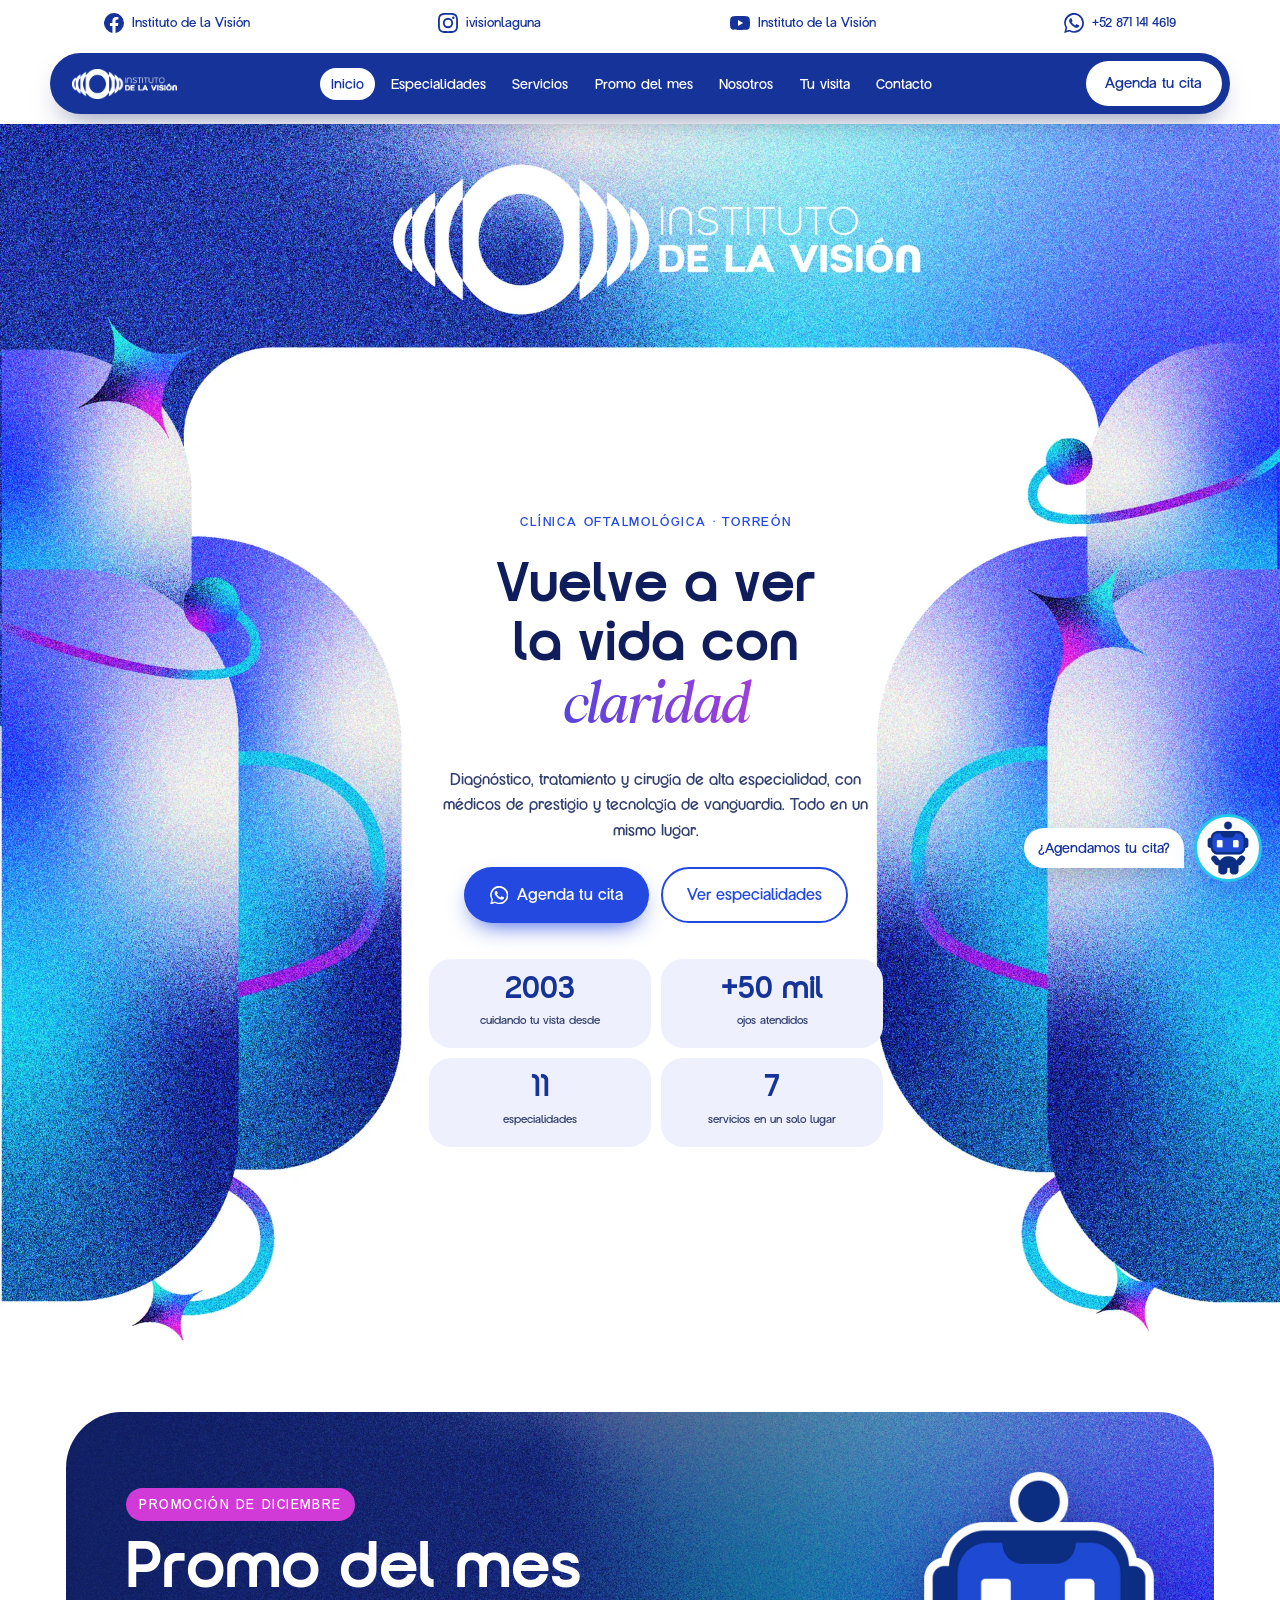
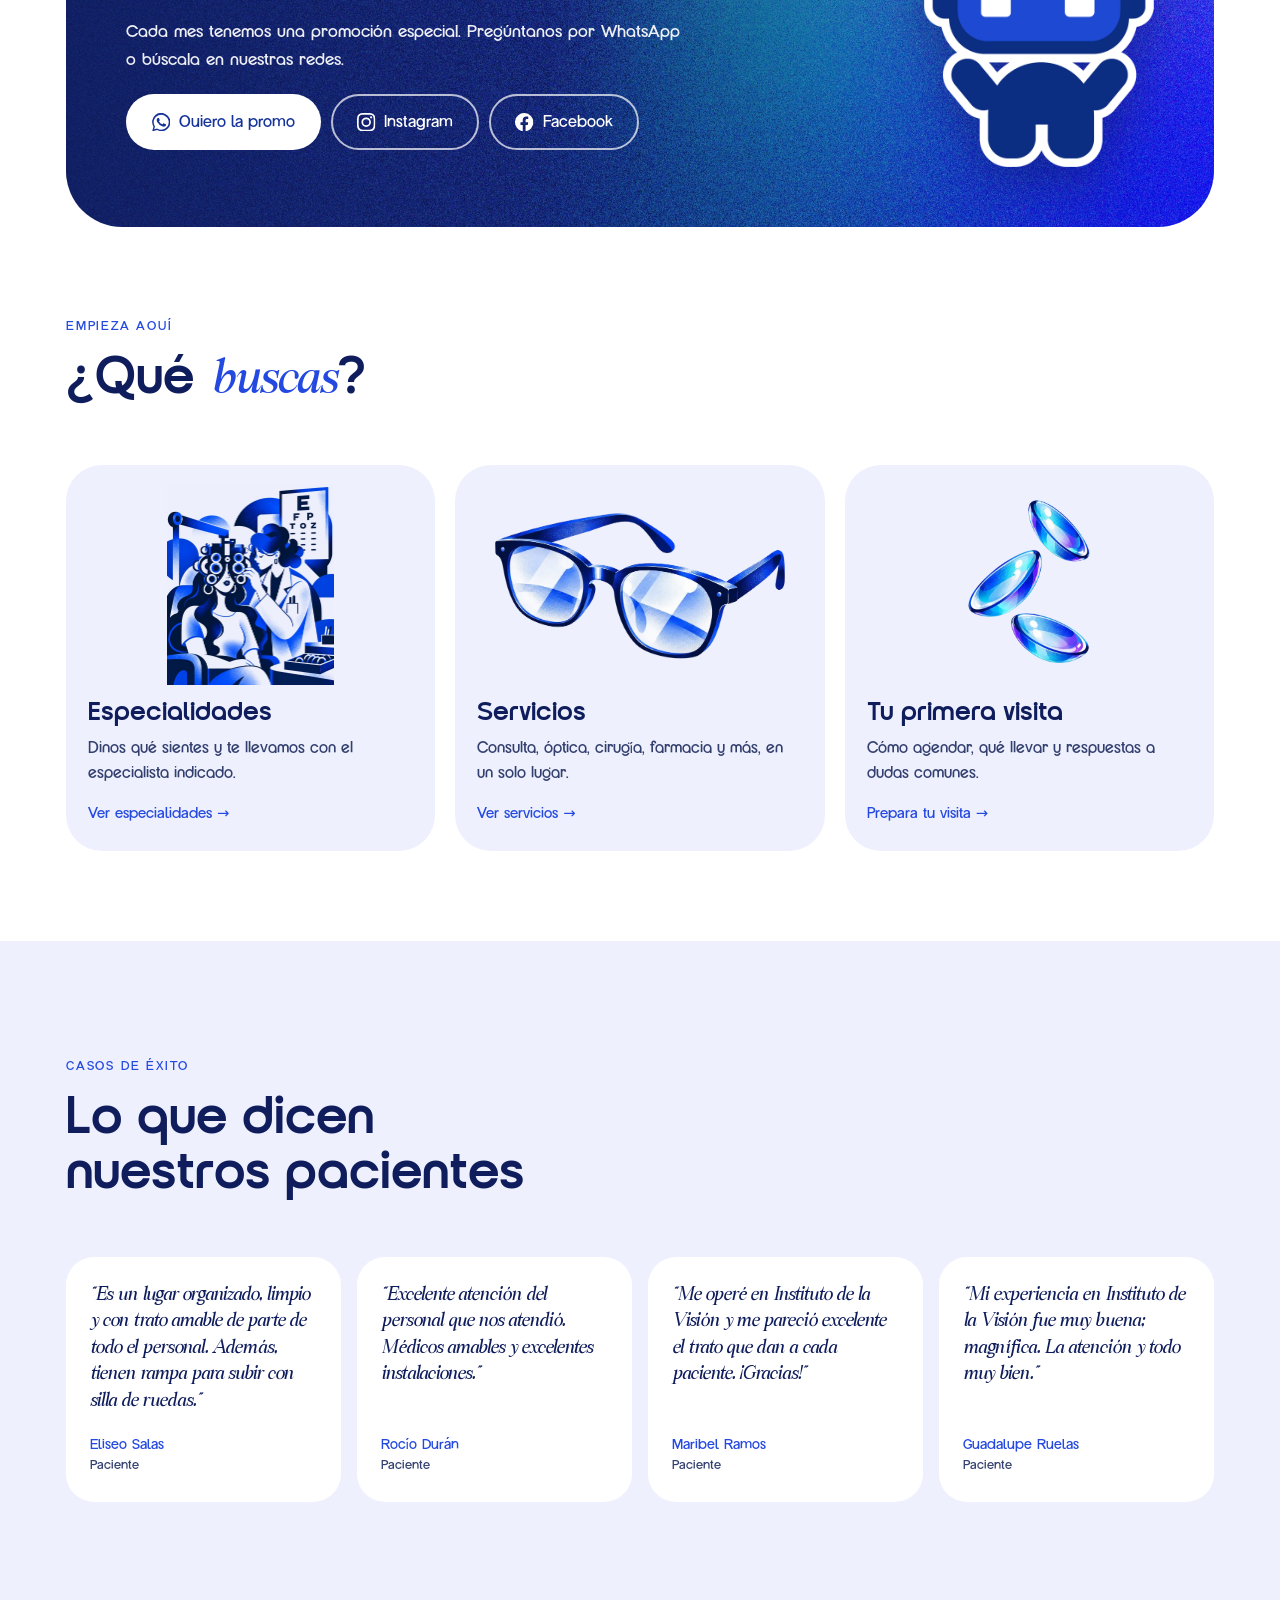
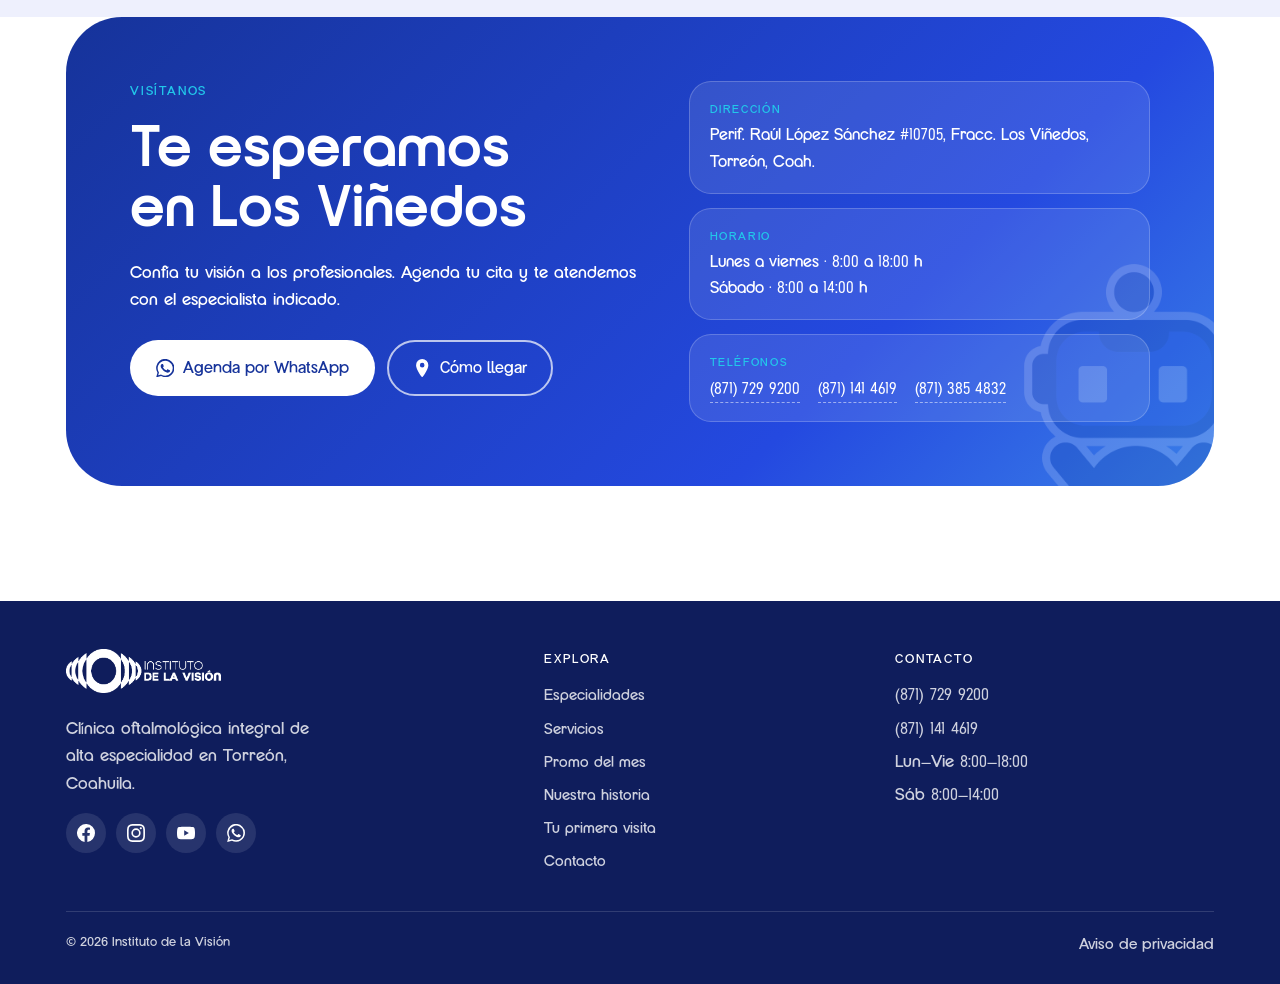
<file: instituto-vision/index.html>
<!doctype html>
<html lang="es">
<head>
  <meta charset="utf-8">
  <meta name="viewport" content="width=device-width, initial-scale=1, viewport-fit=cover">
  <title>Instituto de la Visión</title>
  <meta name="description" content="Clínica oftalmológica de alta especialidad en Torreón, Coahuila. Especialistas, estudios, cirugía, óptica y farmacia en un solo lugar.">
  <link rel="preload" href="fonts/mogila.woff2" as="font" type="font/woff2" crossorigin>
  <link rel="stylesheet" href="css/estilos.css">
</head>
<body>

<!-- Íconos reutilizables (redes, WhatsApp, destello) -->
<svg width="0" height="0" style="position:absolute" aria-hidden="true">
  <defs>
    <linearGradient id="gs" x1="0" y1="0" x2="1" y2="1"><stop offset="0" stop-color="#22c7ea"/><stop offset=".55" stop-color="#2449e0"/><stop offset="1" stop-color="#d13ad6"/></linearGradient>
    <symbol id="spark" viewBox="0 0 24 24"><path fill="url(#gs)" d="M12 0c.8 6.4 5.6 11.2 12 12-6.4.8-11.2 5.6-12 12-.8-6.4-5.6-11.2-12-12C6.4 11.2 11.2 6.4 12 0z"/></symbol>
    <symbol id="i-fb" viewBox="0 0 24 24"><path d="M24 12a12 12 0 1 0-13.9 11.9v-8.4H7.1V12h3V9.4c0-3 1.8-4.7 4.5-4.7 1.3 0 2.7.2 2.7.2v2.9h-1.5c-1.5 0-2 .9-2 1.9V12h3.4l-.5 3.5h-2.9v8.4A12 12 0 0 0 24 12z"/></symbol>
    <symbol id="i-ig" viewBox="0 0 24 24"><path d="M12 2.2c3.2 0 3.6 0 4.8.1 3.3.1 4.8 1.7 4.9 4.9.1 1.3.1 1.6.1 4.8s0 3.6-.1 4.8c-.1 3.2-1.7 4.8-4.9 4.9-1.3.1-1.6.1-4.8.1s-3.6 0-4.8-.1c-3.3-.1-4.8-1.7-4.9-4.9C2.2 15.6 2.2 15.2 2.2 12s0-3.6.1-4.8C2.4 3.9 3.9 2.4 7.2 2.3 8.4 2.2 8.8 2.2 12 2.2zM12 0C8.7 0 8.3 0 7.1.1 2.7.3.3 2.7.1 7.1 0 8.3 0 8.7 0 12s0 3.7.1 4.9c.2 4.4 2.6 6.8 7 7 1.2.1 1.6.1 4.9.1s3.7 0 4.9-.1c4.4-.2 6.8-2.6 7-7 .1-1.2.1-1.6.1-4.9s0-3.7-.1-4.9c-.2-4.4-2.6-6.8-7-7C15.7 0 15.3 0 12 0zm0 5.8a6.2 6.2 0 1 0 0 12.4 6.2 6.2 0 0 0 0-12.4zM12 16a4 4 0 1 1 0-8 4 4 0 0 1 0 8zm6.4-11.8a1.4 1.4 0 1 0 0 2.9 1.4 1.4 0 0 0 0-2.9z"/></symbol>
    <symbol id="i-yt" viewBox="0 0 24 24"><path d="M23.5 6.2a3 3 0 0 0-2.1-2.1C19.5 3.6 12 3.6 12 3.6s-7.5 0-9.4.5A3 3 0 0 0 .5 6.2 31 31 0 0 0 0 12a31 31 0 0 0 .5 5.8 3 3 0 0 0 2.1 2.1c1.9.5 9.4.5 9.4.5s7.5 0 9.4-.5a3 3 0 0 0 2.1-2.1A31 31 0 0 0 24 12a31 31 0 0 0-.5-5.8zM9.6 15.6V8.4l6.2 3.6-6.2 3.6z"/></symbol>
    <symbol id="i-wa" viewBox="0 0 24 24"><path d="M17.5 14.4c-.3-.1-1.8-.9-2-1s-.5-.1-.7.1-.8 1-.9 1.2-.3.2-.6.1a8.2 8.2 0 0 1-4.1-3.6c-.3-.5.3-.5.9-1.6.1-.2 0-.4 0-.5l-.9-2.2c-.2-.6-.5-.5-.7-.5h-.6a1.1 1.1 0 0 0-.8.4 3.4 3.4 0 0 0-1 2.5 5.9 5.9 0 0 0 1.2 3.1 13.5 13.5 0 0 0 5.2 4.6c1.9.8 2.7.9 3.6.7a3.1 3.1 0 0 0 2-1.4 2.5 2.5 0 0 0 .2-1.4c-.1-.1-.3-.2-.6-.3zM12 21.8a9.9 9.9 0 0 1-5-1.4l-.4-.2-3.7 1 1-3.6-.2-.4A9.8 9.8 0 1 1 12 21.8zM20.5 3.5A11.8 11.8 0 0 0 1.9 17.8L.2 24l6.4-1.7A11.8 11.8 0 0 0 24 12a11.7 11.7 0 0 0-3.5-8.5z"/></symbol>
    <symbol id="i-pin" viewBox="0 0 24 24"><path d="M12 0a8 8 0 0 0-8 8c0 6 8 16 8 16s8-10 8-16a8 8 0 0 0-8-8zm0 11a3 3 0 1 1 0-6 3 3 0 0 1 0 6z"/></symbol>
  </defs>
</svg>

<!-- Barra de redes sociales -->
<div class="topbar">
  <ul>
    <li><a href="https://www.facebook.com/institutodelavisiontorreon" target="_blank" rel="noopener" aria-label="Facebook"><svg><use href="#i-fb"/></svg><span class="lbl">Instituto de la Visión</span></a></li>
    <li><a href="https://www.instagram.com/ivisionlaguna/" target="_blank" rel="noopener" aria-label="Instagram"><svg><use href="#i-ig"/></svg><span class="lbl">ivisionlaguna</span></a></li>
    <li><a href="https://www.youtube.com/channel/UCJSo8B7l-KWslcPu8kXS7fw" target="_blank" rel="noopener" aria-label="YouTube"><svg><use href="#i-yt"/></svg><span class="lbl">Instituto de la Visión</span></a></li>
    <li><a href="https://wa.me/528711414619?text=Hola%2C%20deseo%20agendar%20una%20cita" target="_blank" rel="noopener" aria-label="WhatsApp"><svg><use href="#i-wa"/></svg><span class="lbl">+52 871 141 4619</span></a></li>
  </ul>
</div>

<!-- Menú principal -->
<nav class="nav" id="nav" aria-label="Principal">
  <div class="nav-in">
    <a href="index.html" aria-label="Ir al inicio"><img src="img/logo-blanco.png" alt="Instituto de la Visión"></a>
    <ul class="nav-links" id="navLinks">
      <li><a href="index.html" aria-current="page">Inicio</a></li>
      <li><a href="especialidades.html">Especialidades</a></li>
      <li><a href="servicios.html">Servicios</a></li>
      <li><a href="promo.html">Promo del mes</a></li>
      <li><a href="nosotros.html">Nosotros</a></li>
      <li><a href="tu-visita.html">Tu visita</a></li>
      <li><a href="contacto.html">Contacto</a></li>
    </ul>
    <a class="btn btn-w" href="https://wa.me/528711414619?text=Hola%2C%20deseo%20agendar%20una%20cita" target="_blank" rel="noopener">Agenda tu cita</a>
    <button class="burger" id="burger" aria-label="Abrir menú" aria-expanded="false" aria-controls="navLinks"><svg viewBox="0 0 24 24" fill="none" stroke="currentColor" stroke-width="2" stroke-linecap="round"><path d="M4 7h16M4 12h16M4 17h16"/></svg></button>
  </div>
</nav>

<main id="contenido">
  <header class="hero">
    <span class="sr">Instituto de la Visión</span>
    <div class="hero-txt">
      <span class="eyebrow">Clínica oftalmológica · Torreón</span>
      <h1>Vuelve a ver la vida con <em class="a">claridad</em></h1>
      <p class="lead">Diagnóstico, tratamiento y cirugía de alta especialidad, con médicos de prestigio y tecnología de vanguardia. Todo en un mismo lugar.</p>
      <div class="hero-cta">
        <a class="btn btn-p" href="https://wa.me/528711414619?text=Hola%2C%20deseo%20agendar%20una%20cita" target="_blank" rel="noopener"><svg fill="currentColor"><use href="#i-wa"/></svg>Agenda tu cita</a>
        <a class="btn btn-s" href="especialidades.html">Ver especialidades</a>
      </div>
      <div class="stats">
        <div class="stat"><b>2003</b><span>cuidando tu vista desde</span></div>
        <div class="stat"><b>+50 mil</b><span>ojos atendidos</span></div>
        <div class="stat"><b>11</b><span>especialidades</span></div>
        <div class="stat"><b>7</b><span>servicios en un solo lugar</span></div>
      </div>
    </div>
  </header>
  <section id="s-promo" class="promo">
    <div class="wrap">
      <div class="promo-card">
        <div class="promo-txt">
          <span class="promo-tag pm">Promoción del mes</span>
          <h2 class="pt">Promo del mes</h2>
          <p class="pd">Cada mes tenemos una promoción especial. Pregúntanos por WhatsApp o búscala en nuestras redes.</p>
          <div class="promo-meta pmeta" hidden><span class="precio pp"></span><span class="vig pv"></span></div>
          <div class="promo-cta">
            <a class="btn btn-w pw" href="https://wa.me/528711414619" target="_blank" rel="noopener"><svg fill="currentColor"><use href="#i-wa"/></svg>Quiero la promo</a>
            <a class="btn btn-o" href="https://www.instagram.com/ivisionlaguna/" target="_blank" rel="noopener"><svg fill="currentColor"><use href="#i-ig"/></svg>Instagram</a>
            <a class="btn btn-o" href="https://www.facebook.com/institutodelavisiontorreon" target="_blank" rel="noopener"><svg fill="currentColor"><use href="#i-fb"/></svg>Facebook</a>
          </div>
        </div>
        <img class="promo-ivy" src="img/ivy.png" alt="">
      </div>
    </div>
  </section>
  <section class="atajos">
    <div class="wrap">
      <div class="head"><span class="eyebrow">Empieza aquí</span><h2>¿Qué <em class="a">buscas</em>?</h2></div>
      <div class="tiles">
        <a class="tile" href="especialidades.html"><span class="tile-img"><img class="mul" src="img/revision.webp" alt=""></span><h3>Especialidades</h3><p>Dinos qué sientes y te llevamos con el especialista indicado.</p><span class="go">Ver especialidades →</span></a>
        <a class="tile" href="servicios.html"><span class="tile-img"><img src="img/armazon.webp" alt=""></span><h3>Servicios</h3><p>Consulta, óptica, cirugía, farmacia y más, en un solo lugar.</p><span class="go">Ver servicios →</span></a>
        <a class="tile" href="tu-visita.html"><span class="tile-img"><img src="img/lentes-contacto.webp" alt=""></span><h3>Tu primera visita</h3><p>Cómo agendar, qué llevar y respuestas a dudas comunes.</p><span class="go">Prepara tu visita →</span></a>
      </div>
    </div>
  </section>

  <section class="test" aria-labelledby="t-h">
    <div class="wrap">
      <div class="head">
        <span class="eyebrow">Casos de éxito</span>
        <h2 id="t-h">Lo que dicen nuestros pacientes</h2>
      </div>
      <div class="test-grid">
        <blockquote class="quote"><p>“Es un lugar organizado, limpio y con trato amable de parte de todo el personal. Además, tienen rampa para subir con silla de ruedas.”</p><footer>Eliseo Salas<span>Paciente</span></footer></blockquote>
        <blockquote class="quote"><p>“Excelente atención del personal que nos atendió. Médicos amables y excelentes instalaciones.”</p><footer>Rocío Durán<span>Paciente</span></footer></blockquote>
        <blockquote class="quote"><p>“Me operé en Instituto de la Visión y me pareció excelente el trato que dan a cada paciente. ¡Gracias!”</p><footer>Maribel Ramos<span>Paciente</span></footer></blockquote>
        <blockquote class="quote"><p>“Mi experiencia en Instituto de la Visión fue muy buena; magnífica. La atención y todo muy bien.”</p><footer>Guadalupe Ruelas<span>Paciente</span></footer></blockquote>
      </div>
    </div>
  </section>
  <section id="visitanos" class="visit">
    <div class="wrap">
      <div class="visit-card">
        <img class="ivy-peek" src="img/ivy.png" alt="">
        <div class="visit-l">
          <span class="eyebrow">Visítanos</span>
          <h2>Te esperamos en Los Viñedos</h2>
          <p>Confía tu visión a los profesionales. Agenda tu cita y te atendemos con el especialista indicado.</p>
          <div class="row">
            <a class="btn btn-w" href="https://wa.me/528711414619?text=Hola%2C%20deseo%20agendar%20una%20cita" target="_blank" rel="noopener"><svg fill="currentColor"><use href="#i-wa"/></svg>Agenda por WhatsApp</a>
            <a class="btn btn-o" href="https://www.google.com/maps/search/?api=1&query=Instituto+de+la+Visi%C3%B3n+Perif.+Ra%C3%BAl+L%C3%B3pez+S%C3%A1nchez+10705+Torre%C3%B3n" target="_blank" rel="noopener"><svg fill="currentColor"><use href="#i-pin"/></svg>Cómo llegar</a>
          </div>
        </div>
        <div class="datos">
          <div class="dato"><span class="eyebrow">Dirección</span><p>Perif. Raúl López Sánchez #10705, Fracc. Los Viñedos, Torreón, Coah.</p></div>
          <div class="dato"><span class="eyebrow">Horario</span><p>Lunes a viernes · 8:00 a 18:00 h<br>Sábado · 8:00 a 14:00 h</p></div>
          <div class="dato"><span class="eyebrow">Teléfonos</span><div class="tels"><a href="tel:+528717299200">(871) 729 9200</a><a href="tel:+528711414619">(871) 141 4619</a><a href="tel:+528713854832">(871) 385 4832</a></div></div>
        </div>
      </div>
    </div>
  </section>
</main>

<!-- Pie de página -->
<footer class="foot">
  <div class="wrap">
    <div class="foot-grid">
      <div>
        <img src="img/logo-blanco.png" alt="Instituto de la Visión">
        <p style="margin-top:14px;max-width:34ch">Clínica oftalmológica integral de alta especialidad en Torreón, Coahuila.</p>
        <div class="social">
          <a href="https://www.facebook.com/institutodelavisiontorreon" target="_blank" rel="noopener" aria-label="Facebook"><svg><use href="#i-fb"/></svg></a>
          <a href="https://www.instagram.com/ivisionlaguna/" target="_blank" rel="noopener" aria-label="Instagram"><svg><use href="#i-ig"/></svg></a>
          <a href="https://www.youtube.com/channel/UCJSo8B7l-KWslcPu8kXS7fw" target="_blank" rel="noopener" aria-label="YouTube"><svg><use href="#i-yt"/></svg></a>
          <a href="https://wa.me/528711414619" target="_blank" rel="noopener" aria-label="WhatsApp"><svg><use href="#i-wa"/></svg></a>
        </div>
      </div>
      <div><h4>Explora</h4><ul><li><a href="especialidades.html">Especialidades</a></li><li><a href="servicios.html">Servicios</a></li><li><a href="promo.html">Promo del mes</a></li><li><a href="nosotros.html">Nuestra historia</a></li><li><a href="tu-visita.html">Tu primera visita</a></li><li><a href="contacto.html">Contacto</a></li></ul></div>
      <div><h4>Contacto</h4><ul><li>(871) 729 9200</li><li>(871) 141 4619</li><li>Lun–Vie 8:00–18:00</li><li>Sáb 8:00–14:00</li></ul></div>
    </div>
    <div class="legal"><span>© 2026 Instituto de la Visión</span><a href="#">Aviso de privacidad</a></div>
  </div>
</footer>

<!-- Botón flotante de Ivy (WhatsApp) -->
<a class="fab" href="https://wa.me/528711414619?text=Hola%20Ivy%2C%20quiero%20agendar%20una%20cita" target="_blank" rel="noopener" aria-label="Agenda tu cita por WhatsApp">
  <span class="bubble">¿Agendamos tu cita?</span>
  <span class="bot"><img src="img/ivy.png" alt=""></span>
</a>

<script src="js/main.js"></script>
</body>
</html>
</file>
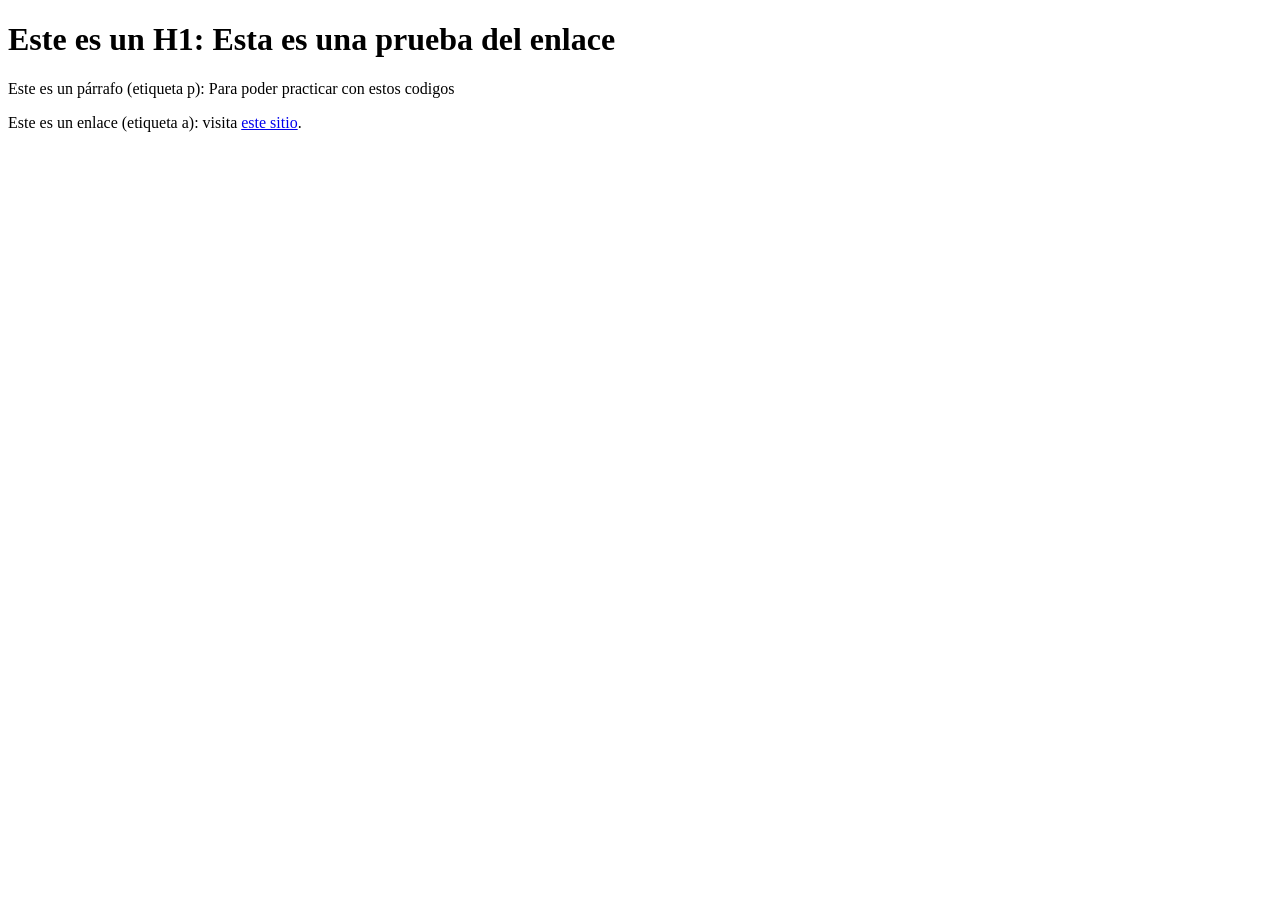
<file: HTML CLASE/PRUEBA 1.html>
<!DOCTYPE html>
<html lang="es">
<head>
<body>
  <!-- El cuerpo (body): todo lo que se ve en pantalla va aquí -->

  <h1>Este es un H1: Esta es una prueba del enlace </h1>

  <p>Este es un párrafo (etiqueta p): Para poder practicar con estos codigos</p>

  <p>Este es un enlace (etiqueta a): visita <a href="https://ivision.com.mx/">este sitio</a>.</p>

</body>
</html>
</file>
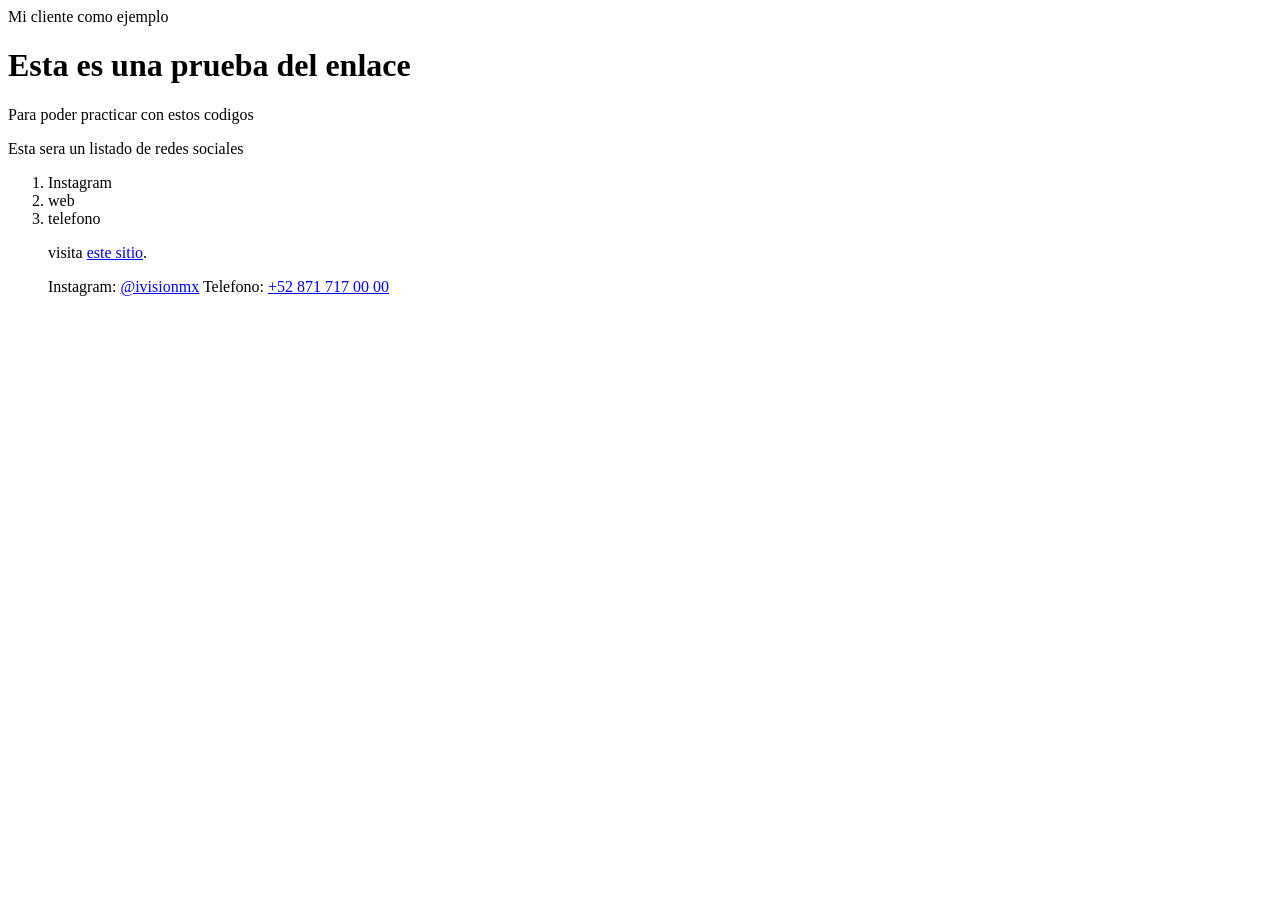
<file: HTML CLASE/PRUEBA Chtml.html>
<!DOCTYPE html>
<html lang="es">
<head>
<body>
  <!-- El cuerpo (body): todo lo que se ve en pantalla va aquí -->
<main>
  Mi cliente como ejemplo
</main>
  <h1> Esta es una prueba del enlace </h1>
  <p> Para poder practicar con estos codigos</p>
  <p>Esta sera un listado de redes sociales</p>
  <ol>
    <li>Instagram</li>
    <li>web</li>
    <li>telefono</li>
  <p> visita <a href="https://ivision.com.mx/">este sitio</a>.</p>
<footer>
  Instagram: <a href="https://www.instagram.com/ivisionlaguna/?hl=es-la%7D">@ivisionmx</a>
  Telefono: <a href="tel:+52 871 717 00 00">+52 871 717 00 00</a>
</footer>
</body>
</html>
</file>
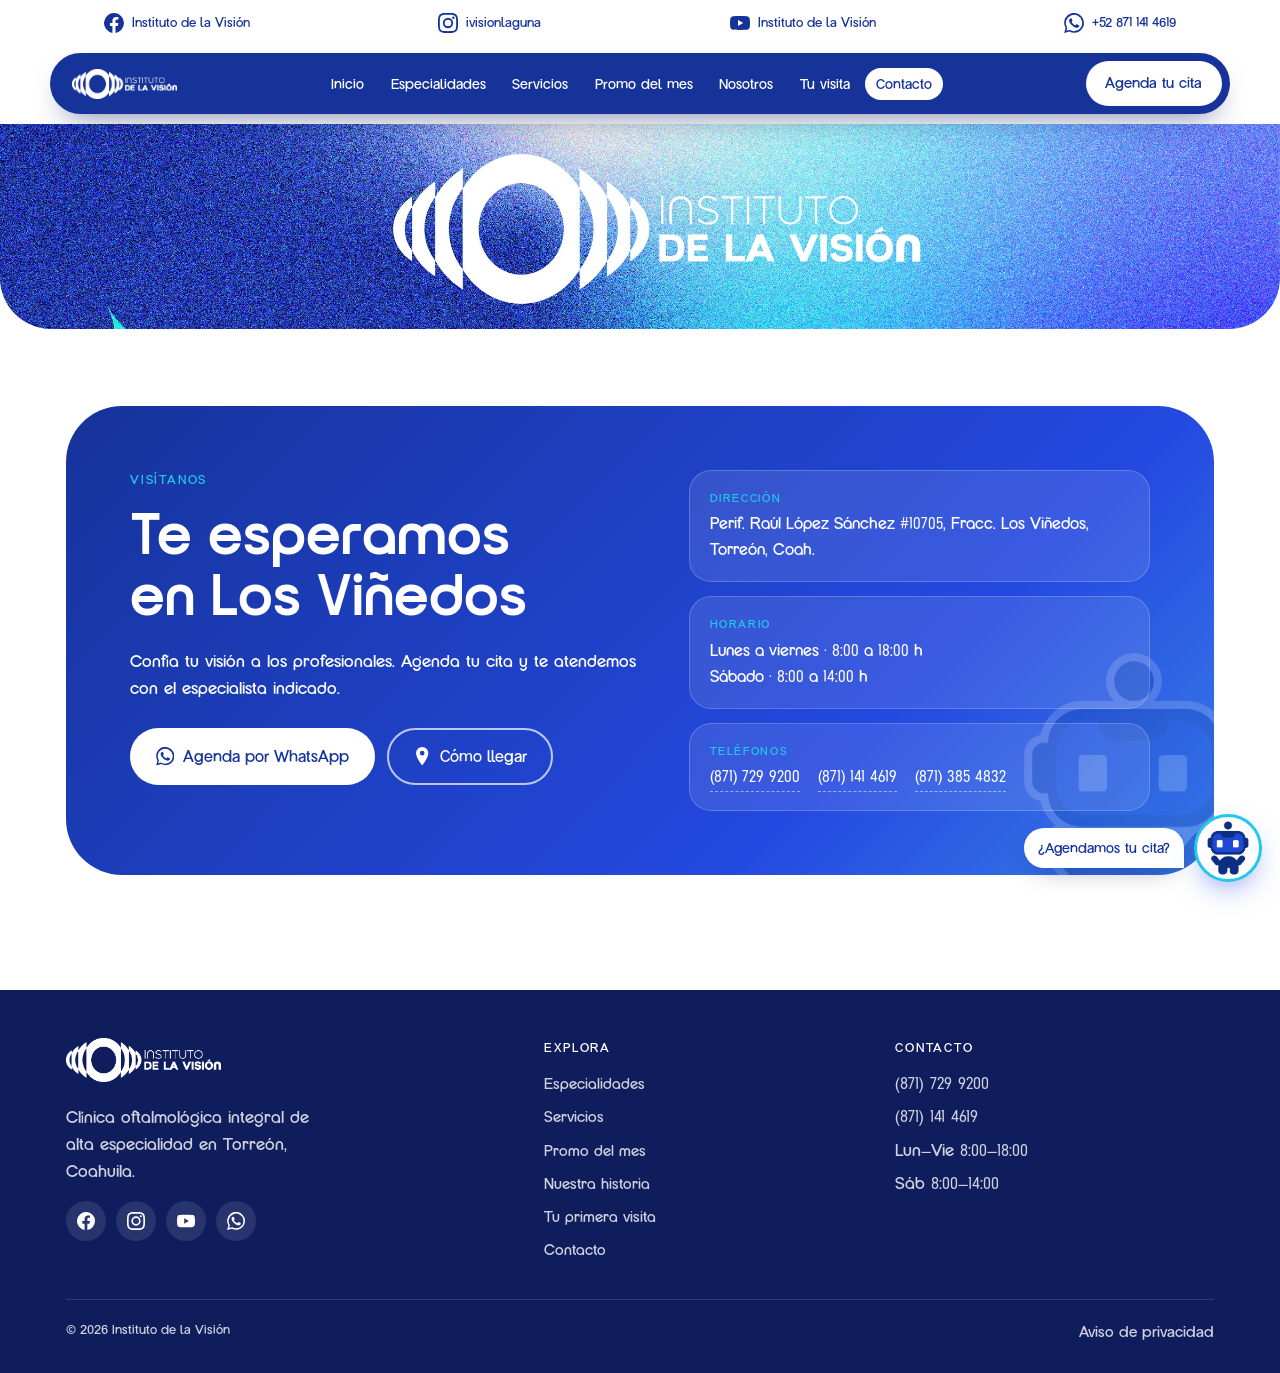
<file: instituto-vision/contacto.html>
<!doctype html>
<html lang="es">
<head>
  <meta charset="utf-8">
  <meta name="viewport" content="width=device-width, initial-scale=1, viewport-fit=cover">
  <title>Contacto · Instituto de la Visión</title>
  <meta name="description" content="Dirección, horario y teléfonos del Instituto de la Visión en Torreón.">
  <link rel="preload" href="fonts/mogila.woff2" as="font" type="font/woff2" crossorigin>
  <link rel="stylesheet" href="css/estilos.css">
</head>
<body>

<!-- Íconos reutilizables (redes, WhatsApp, destello) -->
<svg width="0" height="0" style="position:absolute" aria-hidden="true">
  <defs>
    <linearGradient id="gs" x1="0" y1="0" x2="1" y2="1"><stop offset="0" stop-color="#22c7ea"/><stop offset=".55" stop-color="#2449e0"/><stop offset="1" stop-color="#d13ad6"/></linearGradient>
    <symbol id="spark" viewBox="0 0 24 24"><path fill="url(#gs)" d="M12 0c.8 6.4 5.6 11.2 12 12-6.4.8-11.2 5.6-12 12-.8-6.4-5.6-11.2-12-12C6.4 11.2 11.2 6.4 12 0z"/></symbol>
    <symbol id="i-fb" viewBox="0 0 24 24"><path d="M24 12a12 12 0 1 0-13.9 11.9v-8.4H7.1V12h3V9.4c0-3 1.8-4.7 4.5-4.7 1.3 0 2.7.2 2.7.2v2.9h-1.5c-1.5 0-2 .9-2 1.9V12h3.4l-.5 3.5h-2.9v8.4A12 12 0 0 0 24 12z"/></symbol>
    <symbol id="i-ig" viewBox="0 0 24 24"><path d="M12 2.2c3.2 0 3.6 0 4.8.1 3.3.1 4.8 1.7 4.9 4.9.1 1.3.1 1.6.1 4.8s0 3.6-.1 4.8c-.1 3.2-1.7 4.8-4.9 4.9-1.3.1-1.6.1-4.8.1s-3.6 0-4.8-.1c-3.3-.1-4.8-1.7-4.9-4.9C2.2 15.6 2.2 15.2 2.2 12s0-3.6.1-4.8C2.4 3.9 3.9 2.4 7.2 2.3 8.4 2.2 8.8 2.2 12 2.2zM12 0C8.7 0 8.3 0 7.1.1 2.7.3.3 2.7.1 7.1 0 8.3 0 8.7 0 12s0 3.7.1 4.9c.2 4.4 2.6 6.8 7 7 1.2.1 1.6.1 4.9.1s3.7 0 4.9-.1c4.4-.2 6.8-2.6 7-7 .1-1.2.1-1.6.1-4.9s0-3.7-.1-4.9c-.2-4.4-2.6-6.8-7-7C15.7 0 15.3 0 12 0zm0 5.8a6.2 6.2 0 1 0 0 12.4 6.2 6.2 0 0 0 0-12.4zM12 16a4 4 0 1 1 0-8 4 4 0 0 1 0 8zm6.4-11.8a1.4 1.4 0 1 0 0 2.9 1.4 1.4 0 0 0 0-2.9z"/></symbol>
    <symbol id="i-yt" viewBox="0 0 24 24"><path d="M23.5 6.2a3 3 0 0 0-2.1-2.1C19.5 3.6 12 3.6 12 3.6s-7.5 0-9.4.5A3 3 0 0 0 .5 6.2 31 31 0 0 0 0 12a31 31 0 0 0 .5 5.8 3 3 0 0 0 2.1 2.1c1.9.5 9.4.5 9.4.5s7.5 0 9.4-.5a3 3 0 0 0 2.1-2.1A31 31 0 0 0 24 12a31 31 0 0 0-.5-5.8zM9.6 15.6V8.4l6.2 3.6-6.2 3.6z"/></symbol>
    <symbol id="i-wa" viewBox="0 0 24 24"><path d="M17.5 14.4c-.3-.1-1.8-.9-2-1s-.5-.1-.7.1-.8 1-.9 1.2-.3.2-.6.1a8.2 8.2 0 0 1-4.1-3.6c-.3-.5.3-.5.9-1.6.1-.2 0-.4 0-.5l-.9-2.2c-.2-.6-.5-.5-.7-.5h-.6a1.1 1.1 0 0 0-.8.4 3.4 3.4 0 0 0-1 2.5 5.9 5.9 0 0 0 1.2 3.1 13.5 13.5 0 0 0 5.2 4.6c1.9.8 2.7.9 3.6.7a3.1 3.1 0 0 0 2-1.4 2.5 2.5 0 0 0 .2-1.4c-.1-.1-.3-.2-.6-.3zM12 21.8a9.9 9.9 0 0 1-5-1.4l-.4-.2-3.7 1 1-3.6-.2-.4A9.8 9.8 0 1 1 12 21.8zM20.5 3.5A11.8 11.8 0 0 0 1.9 17.8L.2 24l6.4-1.7A11.8 11.8 0 0 0 24 12a11.7 11.7 0 0 0-3.5-8.5z"/></symbol>
    <symbol id="i-pin" viewBox="0 0 24 24"><path d="M12 0a8 8 0 0 0-8 8c0 6 8 16 8 16s8-10 8-16a8 8 0 0 0-8-8zm0 11a3 3 0 1 1 0-6 3 3 0 0 1 0 6z"/></symbol>
  </defs>
</svg>

<!-- Barra de redes sociales -->
<div class="topbar">
  <ul>
    <li><a href="https://www.facebook.com/institutodelavisiontorreon" target="_blank" rel="noopener" aria-label="Facebook"><svg><use href="#i-fb"/></svg><span class="lbl">Instituto de la Visión</span></a></li>
    <li><a href="https://www.instagram.com/ivisionlaguna/" target="_blank" rel="noopener" aria-label="Instagram"><svg><use href="#i-ig"/></svg><span class="lbl">ivisionlaguna</span></a></li>
    <li><a href="https://www.youtube.com/channel/UCJSo8B7l-KWslcPu8kXS7fw" target="_blank" rel="noopener" aria-label="YouTube"><svg><use href="#i-yt"/></svg><span class="lbl">Instituto de la Visión</span></a></li>
    <li><a href="https://wa.me/528711414619?text=Hola%2C%20deseo%20agendar%20una%20cita" target="_blank" rel="noopener" aria-label="WhatsApp"><svg><use href="#i-wa"/></svg><span class="lbl">+52 871 141 4619</span></a></li>
  </ul>
</div>

<!-- Menú principal -->
<nav class="nav" id="nav" aria-label="Principal">
  <div class="nav-in">
    <a href="index.html" aria-label="Ir al inicio"><img src="img/logo-blanco.png" alt="Instituto de la Visión"></a>
    <ul class="nav-links" id="navLinks">
      <li><a href="index.html">Inicio</a></li>
      <li><a href="especialidades.html">Especialidades</a></li>
      <li><a href="servicios.html">Servicios</a></li>
      <li><a href="promo.html">Promo del mes</a></li>
      <li><a href="nosotros.html">Nosotros</a></li>
      <li><a href="tu-visita.html">Tu visita</a></li>
      <li><a href="contacto.html" aria-current="page">Contacto</a></li>
    </ul>
    <a class="btn btn-w" href="https://wa.me/528711414619?text=Hola%2C%20deseo%20agendar%20una%20cita" target="_blank" rel="noopener">Agenda tu cita</a>
    <button class="burger" id="burger" aria-label="Abrir menú" aria-expanded="false" aria-controls="navLinks"><svg viewBox="0 0 24 24" fill="none" stroke="currentColor" stroke-width="2" stroke-linecap="round"><path d="M4 7h16M4 12h16M4 17h16"/></svg></button>
  </div>
</nav>

<main id="contenido">
  <div class="pagehead" aria-hidden="true"></div>
  <section id="visitanos" class="visit">
    <div class="wrap">
      <div class="visit-card">
        <img class="ivy-peek" src="img/ivy.png" alt="">
        <div class="visit-l">
          <span class="eyebrow">Visítanos</span>
          <h2>Te esperamos en Los Viñedos</h2>
          <p>Confía tu visión a los profesionales. Agenda tu cita y te atendemos con el especialista indicado.</p>
          <div class="row">
            <a class="btn btn-w" href="https://wa.me/528711414619?text=Hola%2C%20deseo%20agendar%20una%20cita" target="_blank" rel="noopener"><svg fill="currentColor"><use href="#i-wa"/></svg>Agenda por WhatsApp</a>
            <a class="btn btn-o" href="https://www.google.com/maps/search/?api=1&query=Instituto+de+la+Visi%C3%B3n+Perif.+Ra%C3%BAl+L%C3%B3pez+S%C3%A1nchez+10705+Torre%C3%B3n" target="_blank" rel="noopener"><svg fill="currentColor"><use href="#i-pin"/></svg>Cómo llegar</a>
          </div>
        </div>
        <div class="datos">
          <div class="dato"><span class="eyebrow">Dirección</span><p>Perif. Raúl López Sánchez #10705, Fracc. Los Viñedos, Torreón, Coah.</p></div>
          <div class="dato"><span class="eyebrow">Horario</span><p>Lunes a viernes · 8:00 a 18:00 h<br>Sábado · 8:00 a 14:00 h</p></div>
          <div class="dato"><span class="eyebrow">Teléfonos</span><div class="tels"><a href="tel:+528717299200">(871) 729 9200</a><a href="tel:+528711414619">(871) 141 4619</a><a href="tel:+528713854832">(871) 385 4832</a></div></div>
        </div>
      </div>
    </div>
  </section>
</main>

<!-- Pie de página -->
<footer class="foot">
  <div class="wrap">
    <div class="foot-grid">
      <div>
        <img src="img/logo-blanco.png" alt="Instituto de la Visión">
        <p style="margin-top:14px;max-width:34ch">Clínica oftalmológica integral de alta especialidad en Torreón, Coahuila.</p>
        <div class="social">
          <a href="https://www.facebook.com/institutodelavisiontorreon" target="_blank" rel="noopener" aria-label="Facebook"><svg><use href="#i-fb"/></svg></a>
          <a href="https://www.instagram.com/ivisionlaguna/" target="_blank" rel="noopener" aria-label="Instagram"><svg><use href="#i-ig"/></svg></a>
          <a href="https://www.youtube.com/channel/UCJSo8B7l-KWslcPu8kXS7fw" target="_blank" rel="noopener" aria-label="YouTube"><svg><use href="#i-yt"/></svg></a>
          <a href="https://wa.me/528711414619" target="_blank" rel="noopener" aria-label="WhatsApp"><svg><use href="#i-wa"/></svg></a>
        </div>
      </div>
      <div><h4>Explora</h4><ul><li><a href="especialidades.html">Especialidades</a></li><li><a href="servicios.html">Servicios</a></li><li><a href="promo.html">Promo del mes</a></li><li><a href="nosotros.html">Nuestra historia</a></li><li><a href="tu-visita.html">Tu primera visita</a></li><li><a href="contacto.html">Contacto</a></li></ul></div>
      <div><h4>Contacto</h4><ul><li>(871) 729 9200</li><li>(871) 141 4619</li><li>Lun–Vie 8:00–18:00</li><li>Sáb 8:00–14:00</li></ul></div>
    </div>
    <div class="legal"><span>© 2026 Instituto de la Visión</span><a href="#">Aviso de privacidad</a></div>
  </div>
</footer>

<!-- Botón flotante de Ivy (WhatsApp) -->
<a class="fab" href="https://wa.me/528711414619?text=Hola%20Ivy%2C%20quiero%20agendar%20una%20cita" target="_blank" rel="noopener" aria-label="Agenda tu cita por WhatsApp">
  <span class="bubble">¿Agendamos tu cita?</span>
  <span class="bot"><img src="img/ivy.png" alt=""></span>
</a>

<script src="js/main.js"></script>
</body>
</html>
</file>
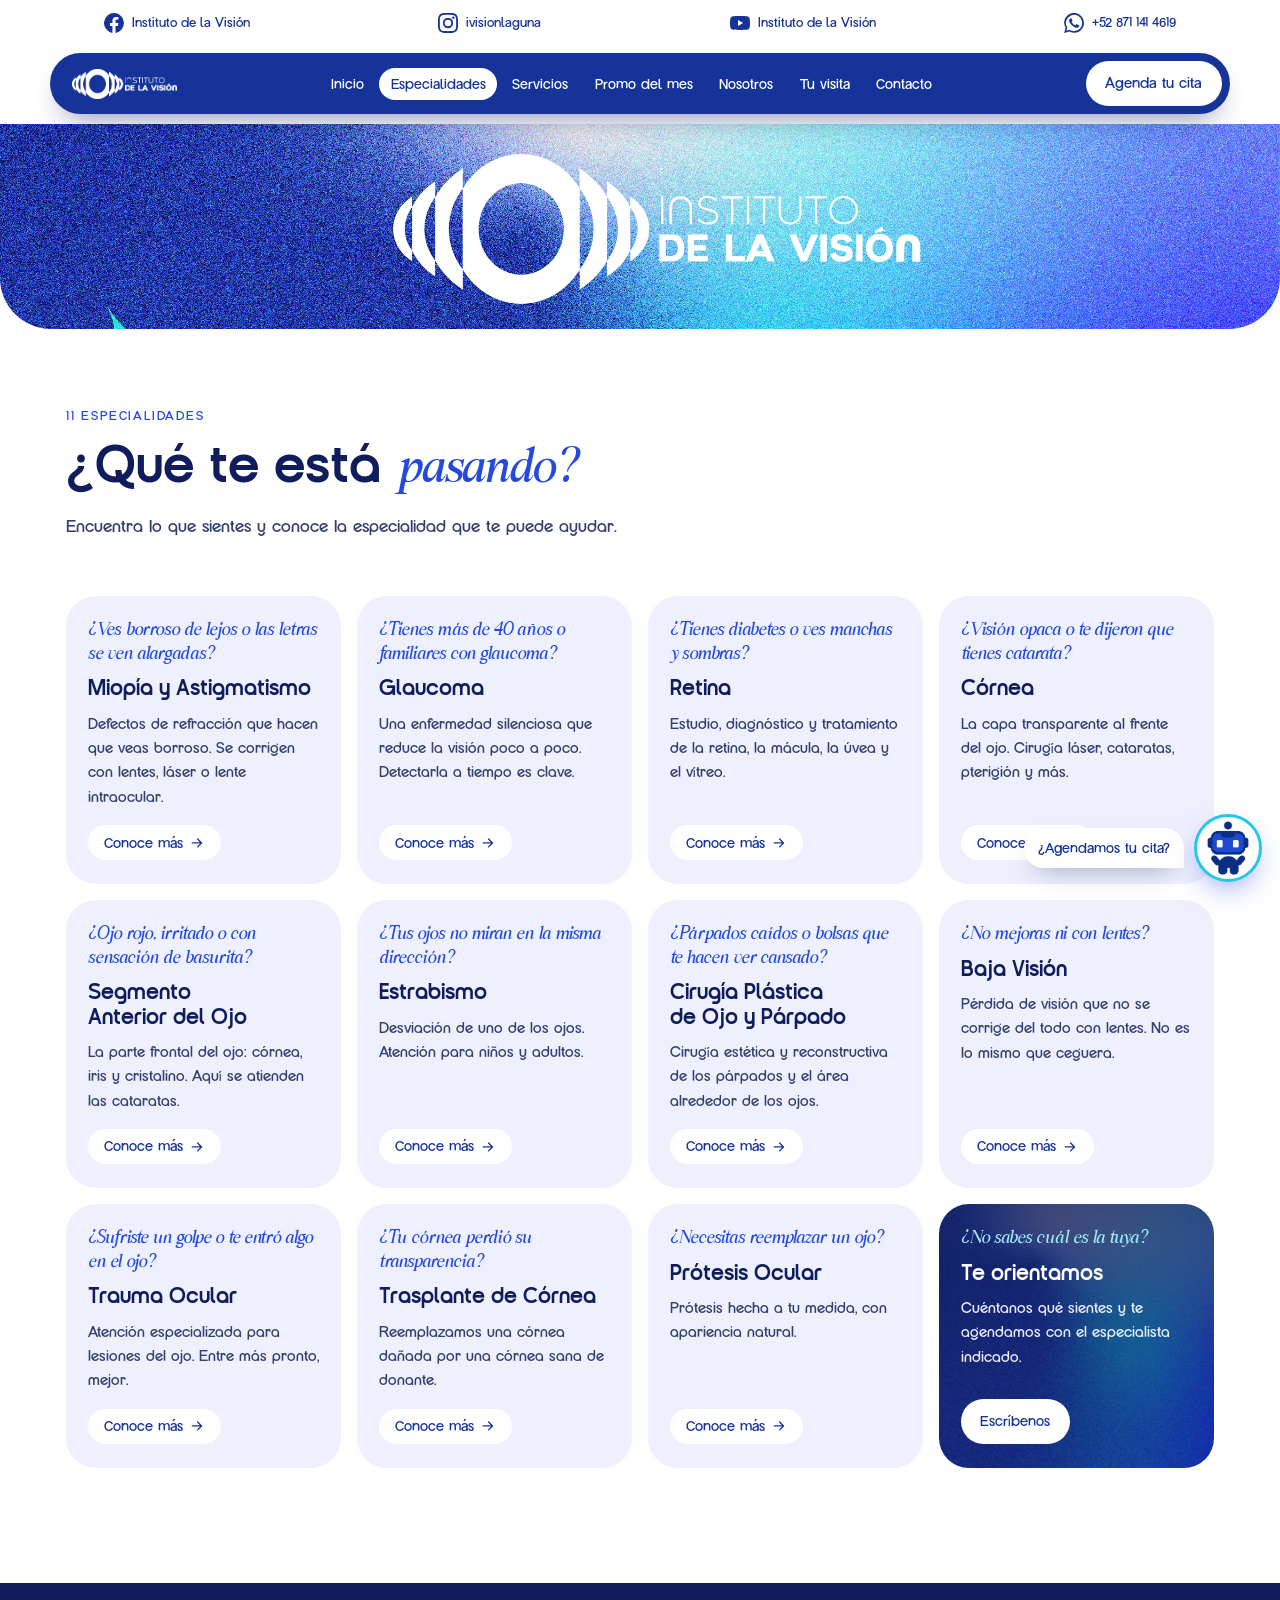
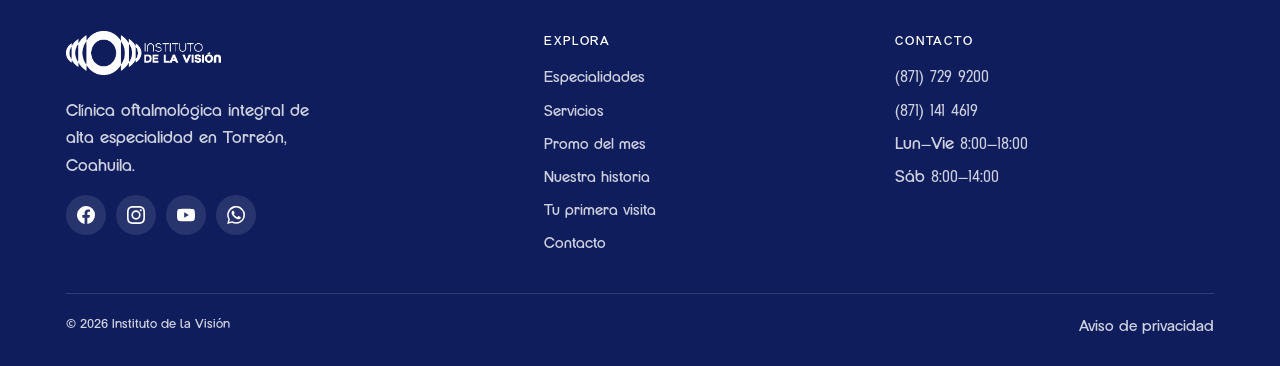
<file: instituto-vision/especialidades.html>
<!doctype html>
<html lang="es">
<head>
  <meta charset="utf-8">
  <meta name="viewport" content="width=device-width, initial-scale=1, viewport-fit=cover">
  <title>Especialidades · Instituto de la Visión</title>
  <meta name="description" content="Retina, glaucoma, córnea, estrabismo, baja visión y más especialidades oftalmológicas en Torreón.">
  <link rel="preload" href="fonts/mogila.woff2" as="font" type="font/woff2" crossorigin>
  <link rel="stylesheet" href="css/estilos.css">
</head>
<body>

<!-- Íconos reutilizables (redes, WhatsApp, destello) -->
<svg width="0" height="0" style="position:absolute" aria-hidden="true">
  <defs>
    <linearGradient id="gs" x1="0" y1="0" x2="1" y2="1"><stop offset="0" stop-color="#22c7ea"/><stop offset=".55" stop-color="#2449e0"/><stop offset="1" stop-color="#d13ad6"/></linearGradient>
    <symbol id="spark" viewBox="0 0 24 24"><path fill="url(#gs)" d="M12 0c.8 6.4 5.6 11.2 12 12-6.4.8-11.2 5.6-12 12-.8-6.4-5.6-11.2-12-12C6.4 11.2 11.2 6.4 12 0z"/></symbol>
    <symbol id="i-fb" viewBox="0 0 24 24"><path d="M24 12a12 12 0 1 0-13.9 11.9v-8.4H7.1V12h3V9.4c0-3 1.8-4.7 4.5-4.7 1.3 0 2.7.2 2.7.2v2.9h-1.5c-1.5 0-2 .9-2 1.9V12h3.4l-.5 3.5h-2.9v8.4A12 12 0 0 0 24 12z"/></symbol>
    <symbol id="i-ig" viewBox="0 0 24 24"><path d="M12 2.2c3.2 0 3.6 0 4.8.1 3.3.1 4.8 1.7 4.9 4.9.1 1.3.1 1.6.1 4.8s0 3.6-.1 4.8c-.1 3.2-1.7 4.8-4.9 4.9-1.3.1-1.6.1-4.8.1s-3.6 0-4.8-.1c-3.3-.1-4.8-1.7-4.9-4.9C2.2 15.6 2.2 15.2 2.2 12s0-3.6.1-4.8C2.4 3.9 3.9 2.4 7.2 2.3 8.4 2.2 8.8 2.2 12 2.2zM12 0C8.7 0 8.3 0 7.1.1 2.7.3.3 2.7.1 7.1 0 8.3 0 8.7 0 12s0 3.7.1 4.9c.2 4.4 2.6 6.8 7 7 1.2.1 1.6.1 4.9.1s3.7 0 4.9-.1c4.4-.2 6.8-2.6 7-7 .1-1.2.1-1.6.1-4.9s0-3.7-.1-4.9c-.2-4.4-2.6-6.8-7-7C15.7 0 15.3 0 12 0zm0 5.8a6.2 6.2 0 1 0 0 12.4 6.2 6.2 0 0 0 0-12.4zM12 16a4 4 0 1 1 0-8 4 4 0 0 1 0 8zm6.4-11.8a1.4 1.4 0 1 0 0 2.9 1.4 1.4 0 0 0 0-2.9z"/></symbol>
    <symbol id="i-yt" viewBox="0 0 24 24"><path d="M23.5 6.2a3 3 0 0 0-2.1-2.1C19.5 3.6 12 3.6 12 3.6s-7.5 0-9.4.5A3 3 0 0 0 .5 6.2 31 31 0 0 0 0 12a31 31 0 0 0 .5 5.8 3 3 0 0 0 2.1 2.1c1.9.5 9.4.5 9.4.5s7.5 0 9.4-.5a3 3 0 0 0 2.1-2.1A31 31 0 0 0 24 12a31 31 0 0 0-.5-5.8zM9.6 15.6V8.4l6.2 3.6-6.2 3.6z"/></symbol>
    <symbol id="i-wa" viewBox="0 0 24 24"><path d="M17.5 14.4c-.3-.1-1.8-.9-2-1s-.5-.1-.7.1-.8 1-.9 1.2-.3.2-.6.1a8.2 8.2 0 0 1-4.1-3.6c-.3-.5.3-.5.9-1.6.1-.2 0-.4 0-.5l-.9-2.2c-.2-.6-.5-.5-.7-.5h-.6a1.1 1.1 0 0 0-.8.4 3.4 3.4 0 0 0-1 2.5 5.9 5.9 0 0 0 1.2 3.1 13.5 13.5 0 0 0 5.2 4.6c1.9.8 2.7.9 3.6.7a3.1 3.1 0 0 0 2-1.4 2.5 2.5 0 0 0 .2-1.4c-.1-.1-.3-.2-.6-.3zM12 21.8a9.9 9.9 0 0 1-5-1.4l-.4-.2-3.7 1 1-3.6-.2-.4A9.8 9.8 0 1 1 12 21.8zM20.5 3.5A11.8 11.8 0 0 0 1.9 17.8L.2 24l6.4-1.7A11.8 11.8 0 0 0 24 12a11.7 11.7 0 0 0-3.5-8.5z"/></symbol>
    <symbol id="i-pin" viewBox="0 0 24 24"><path d="M12 0a8 8 0 0 0-8 8c0 6 8 16 8 16s8-10 8-16a8 8 0 0 0-8-8zm0 11a3 3 0 1 1 0-6 3 3 0 0 1 0 6z"/></symbol>
  </defs>
</svg>

<!-- Barra de redes sociales -->
<div class="topbar">
  <ul>
    <li><a href="https://www.facebook.com/institutodelavisiontorreon" target="_blank" rel="noopener" aria-label="Facebook"><svg><use href="#i-fb"/></svg><span class="lbl">Instituto de la Visión</span></a></li>
    <li><a href="https://www.instagram.com/ivisionlaguna/" target="_blank" rel="noopener" aria-label="Instagram"><svg><use href="#i-ig"/></svg><span class="lbl">ivisionlaguna</span></a></li>
    <li><a href="https://www.youtube.com/channel/UCJSo8B7l-KWslcPu8kXS7fw" target="_blank" rel="noopener" aria-label="YouTube"><svg><use href="#i-yt"/></svg><span class="lbl">Instituto de la Visión</span></a></li>
    <li><a href="https://wa.me/528711414619?text=Hola%2C%20deseo%20agendar%20una%20cita" target="_blank" rel="noopener" aria-label="WhatsApp"><svg><use href="#i-wa"/></svg><span class="lbl">+52 871 141 4619</span></a></li>
  </ul>
</div>

<!-- Menú principal -->
<nav class="nav" id="nav" aria-label="Principal">
  <div class="nav-in">
    <a href="index.html" aria-label="Ir al inicio"><img src="img/logo-blanco.png" alt="Instituto de la Visión"></a>
    <ul class="nav-links" id="navLinks">
      <li><a href="index.html">Inicio</a></li>
      <li><a href="especialidades.html" aria-current="page">Especialidades</a></li>
      <li><a href="servicios.html">Servicios</a></li>
      <li><a href="promo.html">Promo del mes</a></li>
      <li><a href="nosotros.html">Nosotros</a></li>
      <li><a href="tu-visita.html">Tu visita</a></li>
      <li><a href="contacto.html">Contacto</a></li>
    </ul>
    <a class="btn btn-w" href="https://wa.me/528711414619?text=Hola%2C%20deseo%20agendar%20una%20cita" target="_blank" rel="noopener">Agenda tu cita</a>
    <button class="burger" id="burger" aria-label="Abrir menú" aria-expanded="false" aria-controls="navLinks"><svg viewBox="0 0 24 24" fill="none" stroke="currentColor" stroke-width="2" stroke-linecap="round"><path d="M4 7h16M4 12h16M4 17h16"/></svg></button>
  </div>
</nav>

<main id="contenido">
  <div class="pagehead" aria-hidden="true"></div>
  <section id="sintomas">
    <div class="wrap">
      <div class="head">
        <span class="eyebrow">11 especialidades</span>
        <h2>¿Qué te está <em class="a">pasando?</em></h2>
        <p>Encuentra lo que sientes y conoce la especialidad que te puede ayudar.</p>
      </div>
      <div class="esp-grid" id="espGrid"></div>
    </div>
  </section>
</main>

<!-- Ficha de cada especialidad -->
<dialog class="esp-dlg" id="espDlg" aria-labelledby="dlgT">
  <div class="dlg-head">
    <button class="dlg-x" type="button" aria-label="Cerrar"><svg viewBox="0 0 24 24"><path d="M6 6l12 12M18 6L6 18" fill="none" stroke="currentColor" stroke-width="2.2" stroke-linecap="round"/></svg></button>
    <p class="dlg-q"></p>
    <h2 class="dlg-t" id="dlgT"></h2>
  </div>
  <div class="dlg-body">
    <h4>¿Qué es?</h4>
    <p class="dlg-que"></p>
    <div class="dlg-bloques"></div>
  </div>
  <div class="dlg-foot">
    <a class="btn btn-p dlg-wa" href="#" target="_blank" rel="noopener"><svg fill="currentColor"><use href="#i-wa"/></svg><span>Agendar mi cita</span></a>
    <button class="btn btn-s dlg-x" type="button">Cerrar</button>
  </div>
</dialog>

<!-- Pie de página -->
<footer class="foot">
  <div class="wrap">
    <div class="foot-grid">
      <div>
        <img src="img/logo-blanco.png" alt="Instituto de la Visión">
        <p style="margin-top:14px;max-width:34ch">Clínica oftalmológica integral de alta especialidad en Torreón, Coahuila.</p>
        <div class="social">
          <a href="https://www.facebook.com/institutodelavisiontorreon" target="_blank" rel="noopener" aria-label="Facebook"><svg><use href="#i-fb"/></svg></a>
          <a href="https://www.instagram.com/ivisionlaguna/" target="_blank" rel="noopener" aria-label="Instagram"><svg><use href="#i-ig"/></svg></a>
          <a href="https://www.youtube.com/channel/UCJSo8B7l-KWslcPu8kXS7fw" target="_blank" rel="noopener" aria-label="YouTube"><svg><use href="#i-yt"/></svg></a>
          <a href="https://wa.me/528711414619" target="_blank" rel="noopener" aria-label="WhatsApp"><svg><use href="#i-wa"/></svg></a>
        </div>
      </div>
      <div><h4>Explora</h4><ul><li><a href="especialidades.html">Especialidades</a></li><li><a href="servicios.html">Servicios</a></li><li><a href="promo.html">Promo del mes</a></li><li><a href="nosotros.html">Nuestra historia</a></li><li><a href="tu-visita.html">Tu primera visita</a></li><li><a href="contacto.html">Contacto</a></li></ul></div>
      <div><h4>Contacto</h4><ul><li>(871) 729 9200</li><li>(871) 141 4619</li><li>Lun–Vie 8:00–18:00</li><li>Sáb 8:00–14:00</li></ul></div>
    </div>
    <div class="legal"><span>© 2026 Instituto de la Visión</span><a href="#">Aviso de privacidad</a></div>
  </div>
</footer>

<!-- Botón flotante de Ivy (WhatsApp) -->
<a class="fab" href="https://wa.me/528711414619?text=Hola%20Ivy%2C%20quiero%20agendar%20una%20cita" target="_blank" rel="noopener" aria-label="Agenda tu cita por WhatsApp">
  <span class="bubble">¿Agendamos tu cita?</span>
  <span class="bot"><img src="img/ivy.png" alt=""></span>
</a>

<script src="js/main.js"></script>
</body>
</html>
</file>
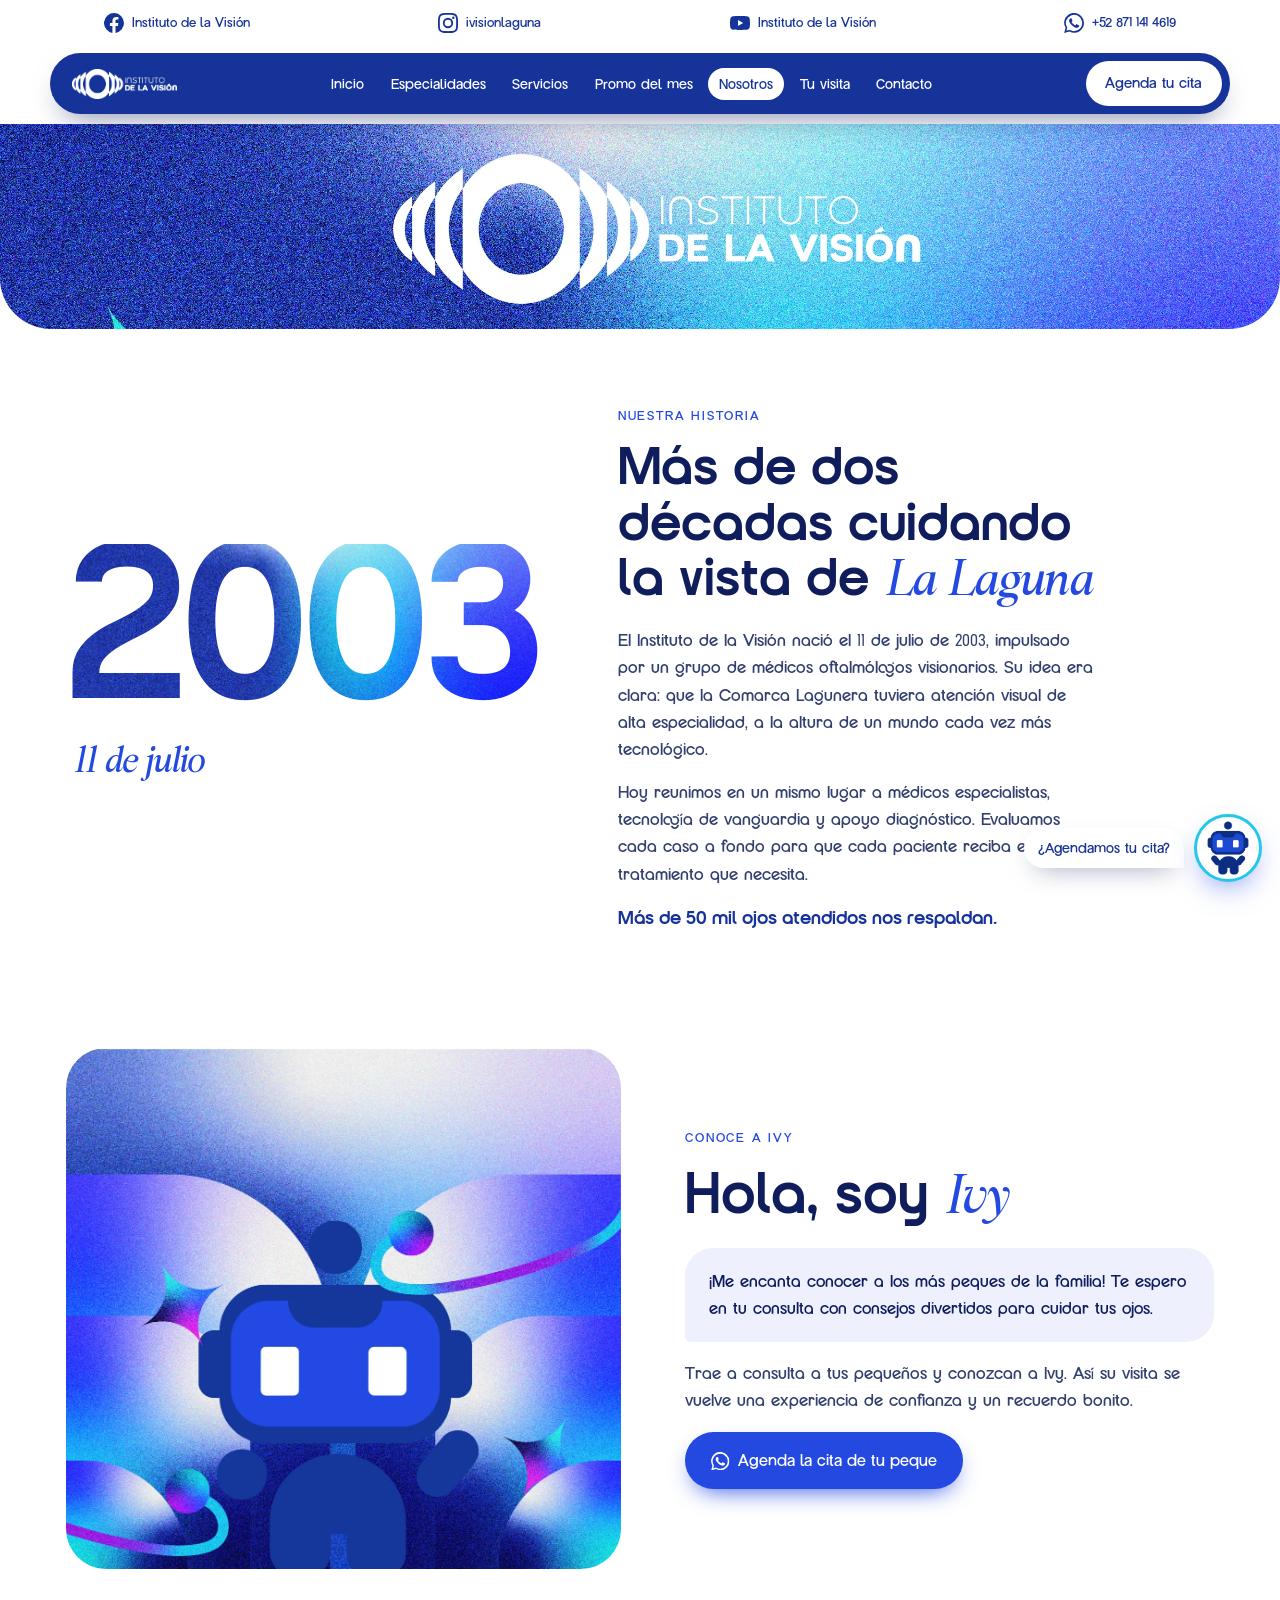
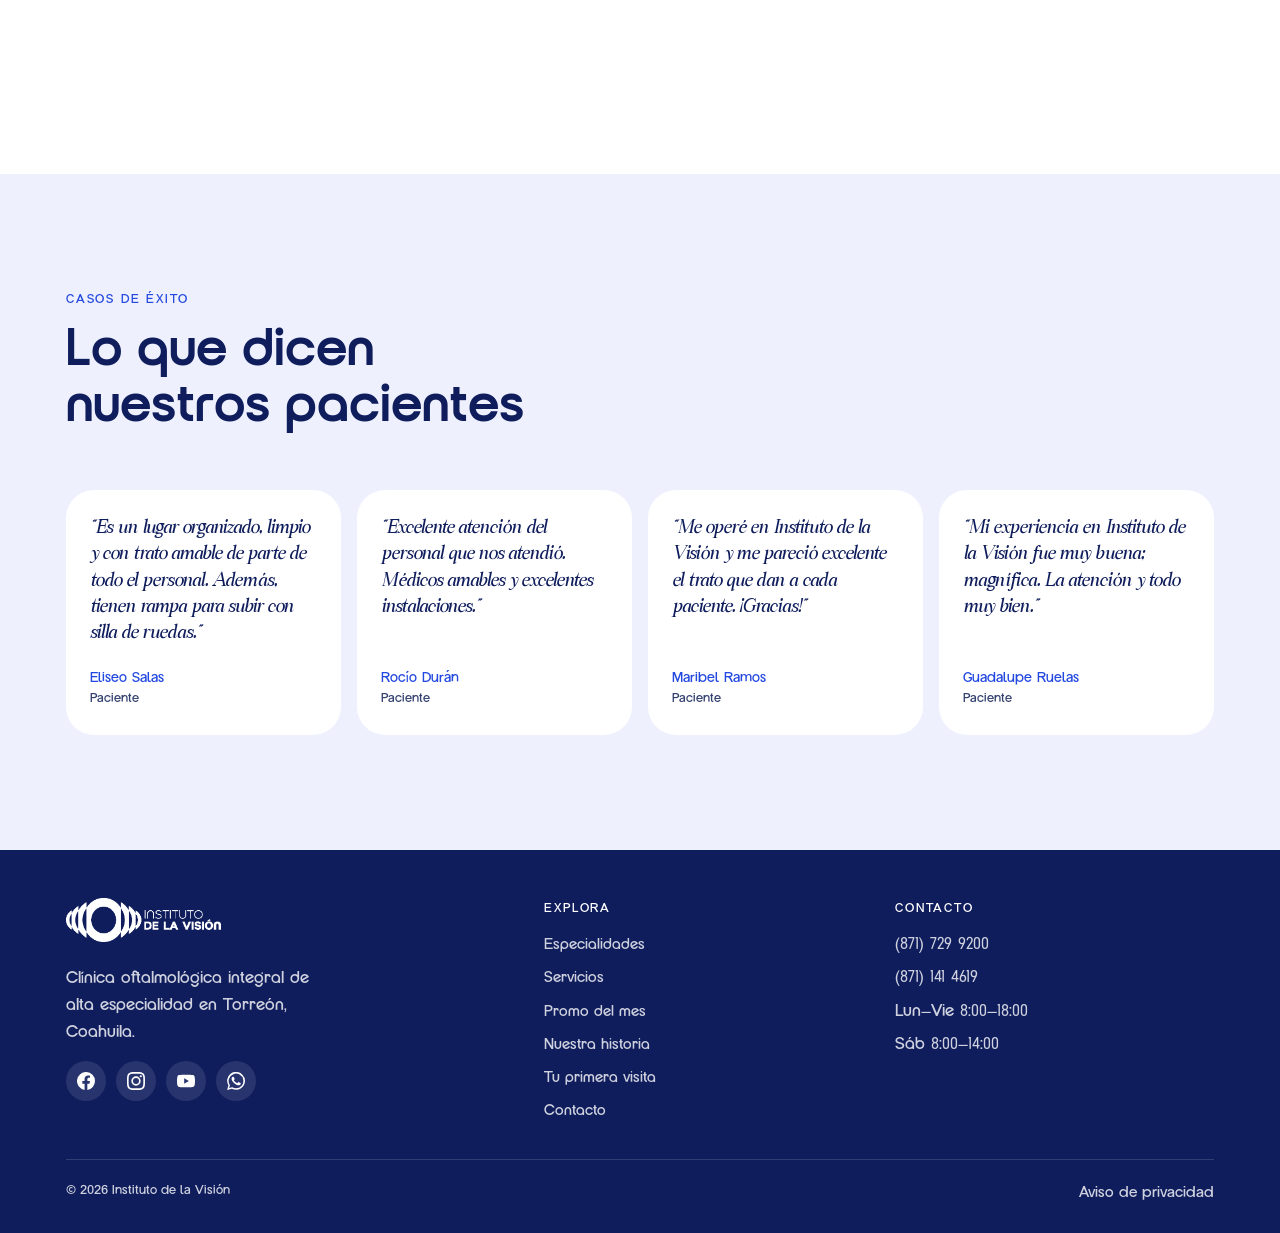
<file: instituto-vision/nosotros.html>
<!doctype html>
<html lang="es">
<head>
  <meta charset="utf-8">
  <meta name="viewport" content="width=device-width, initial-scale=1, viewport-fit=cover">
  <title>Nosotros · Instituto de la Visión</title>
  <meta name="description" content="Desde 2003 cuidando la salud visual de la Comarca Lagunera.">
  <link rel="preload" href="fonts/mogila.woff2" as="font" type="font/woff2" crossorigin>
  <link rel="stylesheet" href="css/estilos.css">
</head>
<body>

<!-- Íconos reutilizables (redes, WhatsApp, destello) -->
<svg width="0" height="0" style="position:absolute" aria-hidden="true">
  <defs>
    <linearGradient id="gs" x1="0" y1="0" x2="1" y2="1"><stop offset="0" stop-color="#22c7ea"/><stop offset=".55" stop-color="#2449e0"/><stop offset="1" stop-color="#d13ad6"/></linearGradient>
    <symbol id="spark" viewBox="0 0 24 24"><path fill="url(#gs)" d="M12 0c.8 6.4 5.6 11.2 12 12-6.4.8-11.2 5.6-12 12-.8-6.4-5.6-11.2-12-12C6.4 11.2 11.2 6.4 12 0z"/></symbol>
    <symbol id="i-fb" viewBox="0 0 24 24"><path d="M24 12a12 12 0 1 0-13.9 11.9v-8.4H7.1V12h3V9.4c0-3 1.8-4.7 4.5-4.7 1.3 0 2.7.2 2.7.2v2.9h-1.5c-1.5 0-2 .9-2 1.9V12h3.4l-.5 3.5h-2.9v8.4A12 12 0 0 0 24 12z"/></symbol>
    <symbol id="i-ig" viewBox="0 0 24 24"><path d="M12 2.2c3.2 0 3.6 0 4.8.1 3.3.1 4.8 1.7 4.9 4.9.1 1.3.1 1.6.1 4.8s0 3.6-.1 4.8c-.1 3.2-1.7 4.8-4.9 4.9-1.3.1-1.6.1-4.8.1s-3.6 0-4.8-.1c-3.3-.1-4.8-1.7-4.9-4.9C2.2 15.6 2.2 15.2 2.2 12s0-3.6.1-4.8C2.4 3.9 3.9 2.4 7.2 2.3 8.4 2.2 8.8 2.2 12 2.2zM12 0C8.7 0 8.3 0 7.1.1 2.7.3.3 2.7.1 7.1 0 8.3 0 8.7 0 12s0 3.7.1 4.9c.2 4.4 2.6 6.8 7 7 1.2.1 1.6.1 4.9.1s3.7 0 4.9-.1c4.4-.2 6.8-2.6 7-7 .1-1.2.1-1.6.1-4.9s0-3.7-.1-4.9c-.2-4.4-2.6-6.8-7-7C15.7 0 15.3 0 12 0zm0 5.8a6.2 6.2 0 1 0 0 12.4 6.2 6.2 0 0 0 0-12.4zM12 16a4 4 0 1 1 0-8 4 4 0 0 1 0 8zm6.4-11.8a1.4 1.4 0 1 0 0 2.9 1.4 1.4 0 0 0 0-2.9z"/></symbol>
    <symbol id="i-yt" viewBox="0 0 24 24"><path d="M23.5 6.2a3 3 0 0 0-2.1-2.1C19.5 3.6 12 3.6 12 3.6s-7.5 0-9.4.5A3 3 0 0 0 .5 6.2 31 31 0 0 0 0 12a31 31 0 0 0 .5 5.8 3 3 0 0 0 2.1 2.1c1.9.5 9.4.5 9.4.5s7.5 0 9.4-.5a3 3 0 0 0 2.1-2.1A31 31 0 0 0 24 12a31 31 0 0 0-.5-5.8zM9.6 15.6V8.4l6.2 3.6-6.2 3.6z"/></symbol>
    <symbol id="i-wa" viewBox="0 0 24 24"><path d="M17.5 14.4c-.3-.1-1.8-.9-2-1s-.5-.1-.7.1-.8 1-.9 1.2-.3.2-.6.1a8.2 8.2 0 0 1-4.1-3.6c-.3-.5.3-.5.9-1.6.1-.2 0-.4 0-.5l-.9-2.2c-.2-.6-.5-.5-.7-.5h-.6a1.1 1.1 0 0 0-.8.4 3.4 3.4 0 0 0-1 2.5 5.9 5.9 0 0 0 1.2 3.1 13.5 13.5 0 0 0 5.2 4.6c1.9.8 2.7.9 3.6.7a3.1 3.1 0 0 0 2-1.4 2.5 2.5 0 0 0 .2-1.4c-.1-.1-.3-.2-.6-.3zM12 21.8a9.9 9.9 0 0 1-5-1.4l-.4-.2-3.7 1 1-3.6-.2-.4A9.8 9.8 0 1 1 12 21.8zM20.5 3.5A11.8 11.8 0 0 0 1.9 17.8L.2 24l6.4-1.7A11.8 11.8 0 0 0 24 12a11.7 11.7 0 0 0-3.5-8.5z"/></symbol>
    <symbol id="i-pin" viewBox="0 0 24 24"><path d="M12 0a8 8 0 0 0-8 8c0 6 8 16 8 16s8-10 8-16a8 8 0 0 0-8-8zm0 11a3 3 0 1 1 0-6 3 3 0 0 1 0 6z"/></symbol>
  </defs>
</svg>

<!-- Barra de redes sociales -->
<div class="topbar">
  <ul>
    <li><a href="https://www.facebook.com/institutodelavisiontorreon" target="_blank" rel="noopener" aria-label="Facebook"><svg><use href="#i-fb"/></svg><span class="lbl">Instituto de la Visión</span></a></li>
    <li><a href="https://www.instagram.com/ivisionlaguna/" target="_blank" rel="noopener" aria-label="Instagram"><svg><use href="#i-ig"/></svg><span class="lbl">ivisionlaguna</span></a></li>
    <li><a href="https://www.youtube.com/channel/UCJSo8B7l-KWslcPu8kXS7fw" target="_blank" rel="noopener" aria-label="YouTube"><svg><use href="#i-yt"/></svg><span class="lbl">Instituto de la Visión</span></a></li>
    <li><a href="https://wa.me/528711414619?text=Hola%2C%20deseo%20agendar%20una%20cita" target="_blank" rel="noopener" aria-label="WhatsApp"><svg><use href="#i-wa"/></svg><span class="lbl">+52 871 141 4619</span></a></li>
  </ul>
</div>

<!-- Menú principal -->
<nav class="nav" id="nav" aria-label="Principal">
  <div class="nav-in">
    <a href="index.html" aria-label="Ir al inicio"><img src="img/logo-blanco.png" alt="Instituto de la Visión"></a>
    <ul class="nav-links" id="navLinks">
      <li><a href="index.html">Inicio</a></li>
      <li><a href="especialidades.html">Especialidades</a></li>
      <li><a href="servicios.html">Servicios</a></li>
      <li><a href="promo.html">Promo del mes</a></li>
      <li><a href="nosotros.html" aria-current="page">Nosotros</a></li>
      <li><a href="tu-visita.html">Tu visita</a></li>
      <li><a href="contacto.html">Contacto</a></li>
    </ul>
    <a class="btn btn-w" href="https://wa.me/528711414619?text=Hola%2C%20deseo%20agendar%20una%20cita" target="_blank" rel="noopener">Agenda tu cita</a>
    <button class="burger" id="burger" aria-label="Abrir menú" aria-expanded="false" aria-controls="navLinks"><svg viewBox="0 0 24 24" fill="none" stroke="currentColor" stroke-width="2" stroke-linecap="round"><path d="M4 7h16M4 12h16M4 17h16"/></svg></button>
  </div>
</nav>

<main id="contenido">
  <div class="pagehead" aria-hidden="true"></div>
  <section id="s-historia" class="hist">
    <div class="wrap hist-grid">
      <div class="hist-year" aria-hidden="true"><span class="yr">2003</span><span class="dia">11 de julio</span></div>
      <div class="hist-txt">
        <span class="eyebrow">Nuestra historia</span>
        <h2>Más de dos décadas cuidando la vista de <em class="a">La Laguna</em></h2>
        <p>El Instituto de la Visión nació el 11 de julio de 2003, impulsado por un grupo de médicos oftalmólogos visionarios. Su idea era clara: que la Comarca Lagunera tuviera atención visual de alta especialidad, a la altura de un mundo cada vez más tecnológico.</p>
        <p>Hoy reunimos en un mismo lugar a médicos especialistas, tecnología de vanguardia y apoyo diagnóstico. Evaluamos cada caso a fondo para que cada paciente reciba el tratamiento que necesita.</p>
        <p class="firma">Más de 50 mil ojos atendidos nos respaldan.</p>
      </div>
    </div>
  </section>
  <section id="ivy">
    <div class="wrap ivy-grid">
      <div class="ivy-img"><img src="img/ivy-scene.webp" alt="Ivy, el robot del Instituto de la Visión, saludando" loading="lazy"></div>
      <div class="ivy-txt">
        <span class="eyebrow">Conoce a Ivy</span>
        <h2>Hola, soy <em class="a">Ivy</em></h2>
        <p class="burbuja">¡Me encanta conocer a los más peques de la familia! Te espero en tu consulta con consejos divertidos para cuidar tus ojos.</p>
        <p>Trae a consulta a tus pequeños y conozcan a Ivy. Así su visita se vuelve una experiencia de confianza y un recuerdo bonito.</p>
        <div><a class="btn btn-p" href="https://wa.me/528711414619?text=Hola%2C%20quiero%20agendar%20una%20cita%20para%20mi%20hijo%2Fa" target="_blank" rel="noopener"><svg fill="currentColor"><use href="#i-wa"/></svg>Agenda la cita de tu peque</a></div>
      </div>
    </div>
  </section>
  <section class="test" aria-labelledby="t-h2">
    <div class="wrap">
      <div class="head">
        <span class="eyebrow">Casos de éxito</span>
        <h2 id="t-h2">Lo que dicen nuestros pacientes</h2>
      </div>
      <div class="test-grid">
        <blockquote class="quote"><p>“Es un lugar organizado, limpio y con trato amable de parte de todo el personal. Además, tienen rampa para subir con silla de ruedas.”</p><footer>Eliseo Salas<span>Paciente</span></footer></blockquote>
        <blockquote class="quote"><p>“Excelente atención del personal que nos atendió. Médicos amables y excelentes instalaciones.”</p><footer>Rocío Durán<span>Paciente</span></footer></blockquote>
        <blockquote class="quote"><p>“Me operé en Instituto de la Visión y me pareció excelente el trato que dan a cada paciente. ¡Gracias!”</p><footer>Maribel Ramos<span>Paciente</span></footer></blockquote>
        <blockquote class="quote"><p>“Mi experiencia en Instituto de la Visión fue muy buena; magnífica. La atención y todo muy bien.”</p><footer>Guadalupe Ruelas<span>Paciente</span></footer></blockquote>
      </div>
    </div>
  </section>
</main>

<!-- Pie de página -->
<footer class="foot">
  <div class="wrap">
    <div class="foot-grid">
      <div>
        <img src="img/logo-blanco.png" alt="Instituto de la Visión">
        <p style="margin-top:14px;max-width:34ch">Clínica oftalmológica integral de alta especialidad en Torreón, Coahuila.</p>
        <div class="social">
          <a href="https://www.facebook.com/institutodelavisiontorreon" target="_blank" rel="noopener" aria-label="Facebook"><svg><use href="#i-fb"/></svg></a>
          <a href="https://www.instagram.com/ivisionlaguna/" target="_blank" rel="noopener" aria-label="Instagram"><svg><use href="#i-ig"/></svg></a>
          <a href="https://www.youtube.com/channel/UCJSo8B7l-KWslcPu8kXS7fw" target="_blank" rel="noopener" aria-label="YouTube"><svg><use href="#i-yt"/></svg></a>
          <a href="https://wa.me/528711414619" target="_blank" rel="noopener" aria-label="WhatsApp"><svg><use href="#i-wa"/></svg></a>
        </div>
      </div>
      <div><h4>Explora</h4><ul><li><a href="especialidades.html">Especialidades</a></li><li><a href="servicios.html">Servicios</a></li><li><a href="promo.html">Promo del mes</a></li><li><a href="nosotros.html">Nuestra historia</a></li><li><a href="tu-visita.html">Tu primera visita</a></li><li><a href="contacto.html">Contacto</a></li></ul></div>
      <div><h4>Contacto</h4><ul><li>(871) 729 9200</li><li>(871) 141 4619</li><li>Lun–Vie 8:00–18:00</li><li>Sáb 8:00–14:00</li></ul></div>
    </div>
    <div class="legal"><span>© 2026 Instituto de la Visión</span><a href="#">Aviso de privacidad</a></div>
  </div>
</footer>

<!-- Botón flotante de Ivy (WhatsApp) -->
<a class="fab" href="https://wa.me/528711414619?text=Hola%20Ivy%2C%20quiero%20agendar%20una%20cita" target="_blank" rel="noopener" aria-label="Agenda tu cita por WhatsApp">
  <span class="bubble">¿Agendamos tu cita?</span>
  <span class="bot"><img src="img/ivy.png" alt=""></span>
</a>

<script src="js/main.js"></script>
</body>
</html>
</file>
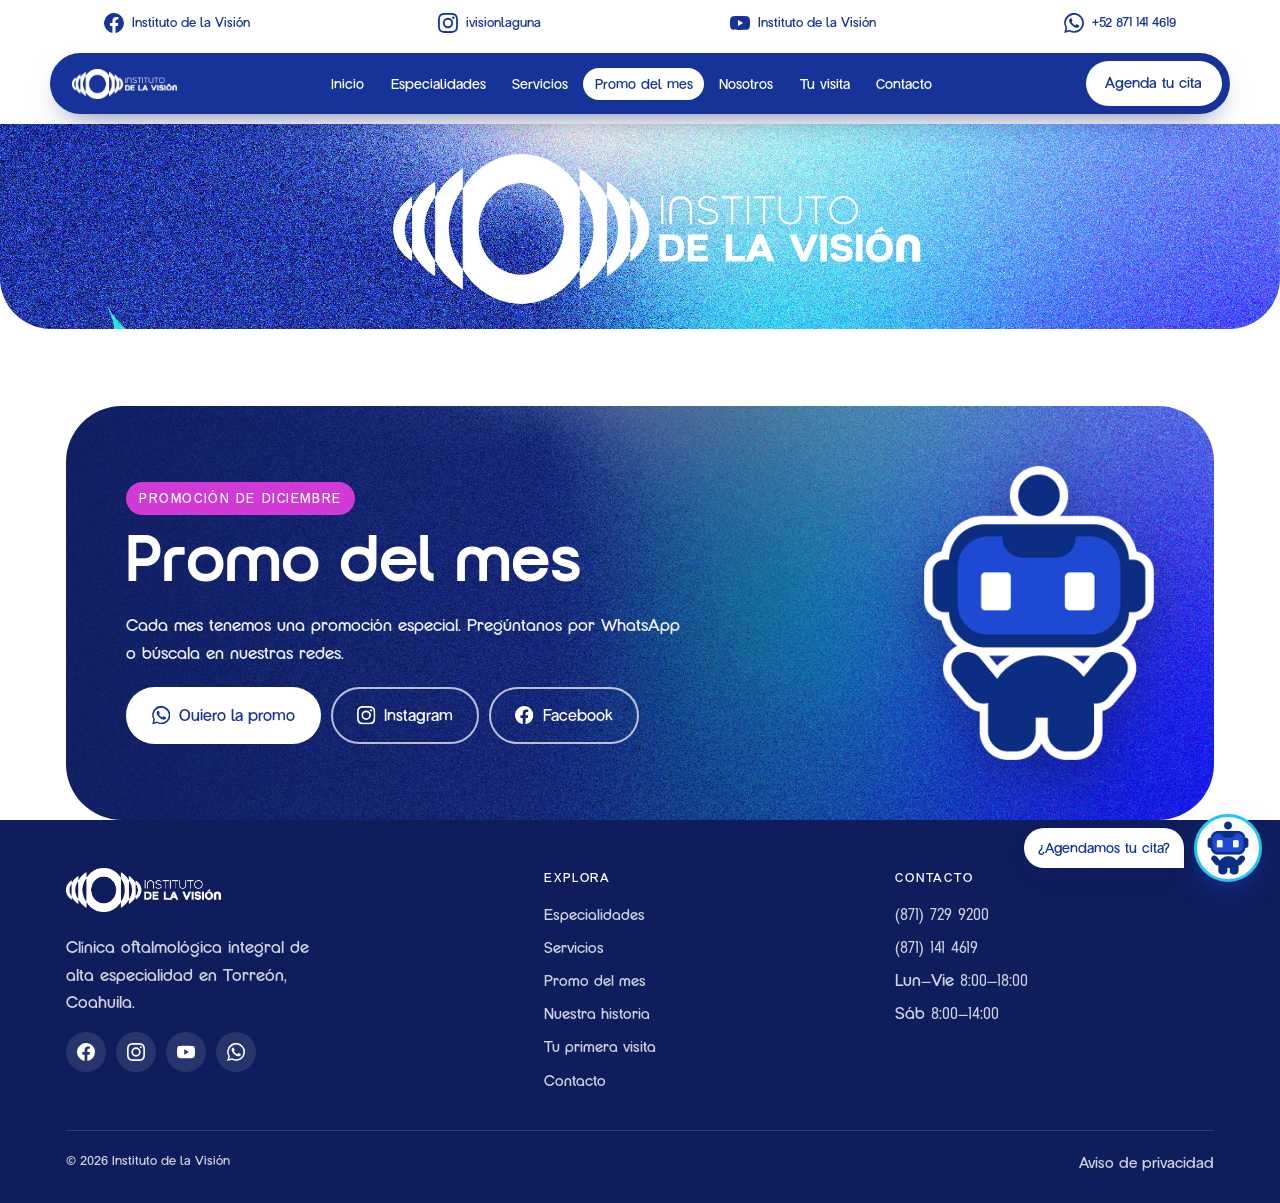
<file: instituto-vision/promo.html>
<!doctype html>
<html lang="es">
<head>
  <meta charset="utf-8">
  <meta name="viewport" content="width=device-width, initial-scale=1, viewport-fit=cover">
  <title>Promo del mes · Instituto de la Visión</title>
  <meta name="description" content="Conoce la promoción del mes del Instituto de la Visión.">
  <link rel="preload" href="fonts/mogila.woff2" as="font" type="font/woff2" crossorigin>
  <link rel="stylesheet" href="css/estilos.css">
</head>
<body>

<!-- Íconos reutilizables (redes, WhatsApp, destello) -->
<svg width="0" height="0" style="position:absolute" aria-hidden="true">
  <defs>
    <linearGradient id="gs" x1="0" y1="0" x2="1" y2="1"><stop offset="0" stop-color="#22c7ea"/><stop offset=".55" stop-color="#2449e0"/><stop offset="1" stop-color="#d13ad6"/></linearGradient>
    <symbol id="spark" viewBox="0 0 24 24"><path fill="url(#gs)" d="M12 0c.8 6.4 5.6 11.2 12 12-6.4.8-11.2 5.6-12 12-.8-6.4-5.6-11.2-12-12C6.4 11.2 11.2 6.4 12 0z"/></symbol>
    <symbol id="i-fb" viewBox="0 0 24 24"><path d="M24 12a12 12 0 1 0-13.9 11.9v-8.4H7.1V12h3V9.4c0-3 1.8-4.7 4.5-4.7 1.3 0 2.7.2 2.7.2v2.9h-1.5c-1.5 0-2 .9-2 1.9V12h3.4l-.5 3.5h-2.9v8.4A12 12 0 0 0 24 12z"/></symbol>
    <symbol id="i-ig" viewBox="0 0 24 24"><path d="M12 2.2c3.2 0 3.6 0 4.8.1 3.3.1 4.8 1.7 4.9 4.9.1 1.3.1 1.6.1 4.8s0 3.6-.1 4.8c-.1 3.2-1.7 4.8-4.9 4.9-1.3.1-1.6.1-4.8.1s-3.6 0-4.8-.1c-3.3-.1-4.8-1.7-4.9-4.9C2.2 15.6 2.2 15.2 2.2 12s0-3.6.1-4.8C2.4 3.9 3.9 2.4 7.2 2.3 8.4 2.2 8.8 2.2 12 2.2zM12 0C8.7 0 8.3 0 7.1.1 2.7.3.3 2.7.1 7.1 0 8.3 0 8.7 0 12s0 3.7.1 4.9c.2 4.4 2.6 6.8 7 7 1.2.1 1.6.1 4.9.1s3.7 0 4.9-.1c4.4-.2 6.8-2.6 7-7 .1-1.2.1-1.6.1-4.9s0-3.7-.1-4.9c-.2-4.4-2.6-6.8-7-7C15.7 0 15.3 0 12 0zm0 5.8a6.2 6.2 0 1 0 0 12.4 6.2 6.2 0 0 0 0-12.4zM12 16a4 4 0 1 1 0-8 4 4 0 0 1 0 8zm6.4-11.8a1.4 1.4 0 1 0 0 2.9 1.4 1.4 0 0 0 0-2.9z"/></symbol>
    <symbol id="i-yt" viewBox="0 0 24 24"><path d="M23.5 6.2a3 3 0 0 0-2.1-2.1C19.5 3.6 12 3.6 12 3.6s-7.5 0-9.4.5A3 3 0 0 0 .5 6.2 31 31 0 0 0 0 12a31 31 0 0 0 .5 5.8 3 3 0 0 0 2.1 2.1c1.9.5 9.4.5 9.4.5s7.5 0 9.4-.5a3 3 0 0 0 2.1-2.1A31 31 0 0 0 24 12a31 31 0 0 0-.5-5.8zM9.6 15.6V8.4l6.2 3.6-6.2 3.6z"/></symbol>
    <symbol id="i-wa" viewBox="0 0 24 24"><path d="M17.5 14.4c-.3-.1-1.8-.9-2-1s-.5-.1-.7.1-.8 1-.9 1.2-.3.2-.6.1a8.2 8.2 0 0 1-4.1-3.6c-.3-.5.3-.5.9-1.6.1-.2 0-.4 0-.5l-.9-2.2c-.2-.6-.5-.5-.7-.5h-.6a1.1 1.1 0 0 0-.8.4 3.4 3.4 0 0 0-1 2.5 5.9 5.9 0 0 0 1.2 3.1 13.5 13.5 0 0 0 5.2 4.6c1.9.8 2.7.9 3.6.7a3.1 3.1 0 0 0 2-1.4 2.5 2.5 0 0 0 .2-1.4c-.1-.1-.3-.2-.6-.3zM12 21.8a9.9 9.9 0 0 1-5-1.4l-.4-.2-3.7 1 1-3.6-.2-.4A9.8 9.8 0 1 1 12 21.8zM20.5 3.5A11.8 11.8 0 0 0 1.9 17.8L.2 24l6.4-1.7A11.8 11.8 0 0 0 24 12a11.7 11.7 0 0 0-3.5-8.5z"/></symbol>
    <symbol id="i-pin" viewBox="0 0 24 24"><path d="M12 0a8 8 0 0 0-8 8c0 6 8 16 8 16s8-10 8-16a8 8 0 0 0-8-8zm0 11a3 3 0 1 1 0-6 3 3 0 0 1 0 6z"/></symbol>
  </defs>
</svg>

<!-- Barra de redes sociales -->
<div class="topbar">
  <ul>
    <li><a href="https://www.facebook.com/institutodelavisiontorreon" target="_blank" rel="noopener" aria-label="Facebook"><svg><use href="#i-fb"/></svg><span class="lbl">Instituto de la Visión</span></a></li>
    <li><a href="https://www.instagram.com/ivisionlaguna/" target="_blank" rel="noopener" aria-label="Instagram"><svg><use href="#i-ig"/></svg><span class="lbl">ivisionlaguna</span></a></li>
    <li><a href="https://www.youtube.com/channel/UCJSo8B7l-KWslcPu8kXS7fw" target="_blank" rel="noopener" aria-label="YouTube"><svg><use href="#i-yt"/></svg><span class="lbl">Instituto de la Visión</span></a></li>
    <li><a href="https://wa.me/528711414619?text=Hola%2C%20deseo%20agendar%20una%20cita" target="_blank" rel="noopener" aria-label="WhatsApp"><svg><use href="#i-wa"/></svg><span class="lbl">+52 871 141 4619</span></a></li>
  </ul>
</div>

<!-- Menú principal -->
<nav class="nav" id="nav" aria-label="Principal">
  <div class="nav-in">
    <a href="index.html" aria-label="Ir al inicio"><img src="img/logo-blanco.png" alt="Instituto de la Visión"></a>
    <ul class="nav-links" id="navLinks">
      <li><a href="index.html">Inicio</a></li>
      <li><a href="especialidades.html">Especialidades</a></li>
      <li><a href="servicios.html">Servicios</a></li>
      <li><a href="promo.html" aria-current="page">Promo del mes</a></li>
      <li><a href="nosotros.html">Nosotros</a></li>
      <li><a href="tu-visita.html">Tu visita</a></li>
      <li><a href="contacto.html">Contacto</a></li>
    </ul>
    <a class="btn btn-w" href="https://wa.me/528711414619?text=Hola%2C%20deseo%20agendar%20una%20cita" target="_blank" rel="noopener">Agenda tu cita</a>
    <button class="burger" id="burger" aria-label="Abrir menú" aria-expanded="false" aria-controls="navLinks"><svg viewBox="0 0 24 24" fill="none" stroke="currentColor" stroke-width="2" stroke-linecap="round"><path d="M4 7h16M4 12h16M4 17h16"/></svg></button>
  </div>
</nav>

<main id="contenido">
  <div class="pagehead" aria-hidden="true"></div>
  <section id="s-promo2" class="promo">
    <div class="wrap">
      <div class="promo-card">
        <div class="promo-txt">
          <span class="promo-tag pm">Promoción del mes</span>
          <h2 class="pt">Promo del mes</h2>
          <p class="pd">Cada mes tenemos una promoción especial. Pregúntanos por WhatsApp o búscala en nuestras redes.</p>
          <div class="promo-meta pmeta" hidden><span class="precio pp"></span><span class="vig pv"></span></div>
          <div class="promo-cta">
            <a class="btn btn-w pw" href="https://wa.me/528711414619" target="_blank" rel="noopener"><svg fill="currentColor"><use href="#i-wa"/></svg>Quiero la promo</a>
            <a class="btn btn-o" href="https://www.instagram.com/ivisionlaguna/" target="_blank" rel="noopener"><svg fill="currentColor"><use href="#i-ig"/></svg>Instagram</a>
            <a class="btn btn-o" href="https://www.facebook.com/institutodelavisiontorreon" target="_blank" rel="noopener"><svg fill="currentColor"><use href="#i-fb"/></svg>Facebook</a>
          </div>
        </div>
        <img class="promo-ivy" src="img/ivy.png" alt="">
      </div>
    </div>
  </section>
</main>

<!-- Pie de página -->
<footer class="foot">
  <div class="wrap">
    <div class="foot-grid">
      <div>
        <img src="img/logo-blanco.png" alt="Instituto de la Visión">
        <p style="margin-top:14px;max-width:34ch">Clínica oftalmológica integral de alta especialidad en Torreón, Coahuila.</p>
        <div class="social">
          <a href="https://www.facebook.com/institutodelavisiontorreon" target="_blank" rel="noopener" aria-label="Facebook"><svg><use href="#i-fb"/></svg></a>
          <a href="https://www.instagram.com/ivisionlaguna/" target="_blank" rel="noopener" aria-label="Instagram"><svg><use href="#i-ig"/></svg></a>
          <a href="https://www.youtube.com/channel/UCJSo8B7l-KWslcPu8kXS7fw" target="_blank" rel="noopener" aria-label="YouTube"><svg><use href="#i-yt"/></svg></a>
          <a href="https://wa.me/528711414619" target="_blank" rel="noopener" aria-label="WhatsApp"><svg><use href="#i-wa"/></svg></a>
        </div>
      </div>
      <div><h4>Explora</h4><ul><li><a href="especialidades.html">Especialidades</a></li><li><a href="servicios.html">Servicios</a></li><li><a href="promo.html">Promo del mes</a></li><li><a href="nosotros.html">Nuestra historia</a></li><li><a href="tu-visita.html">Tu primera visita</a></li><li><a href="contacto.html">Contacto</a></li></ul></div>
      <div><h4>Contacto</h4><ul><li>(871) 729 9200</li><li>(871) 141 4619</li><li>Lun–Vie 8:00–18:00</li><li>Sáb 8:00–14:00</li></ul></div>
    </div>
    <div class="legal"><span>© 2026 Instituto de la Visión</span><a href="#">Aviso de privacidad</a></div>
  </div>
</footer>

<!-- Botón flotante de Ivy (WhatsApp) -->
<a class="fab" href="https://wa.me/528711414619?text=Hola%20Ivy%2C%20quiero%20agendar%20una%20cita" target="_blank" rel="noopener" aria-label="Agenda tu cita por WhatsApp">
  <span class="bubble">¿Agendamos tu cita?</span>
  <span class="bot"><img src="img/ivy.png" alt=""></span>
</a>

<script src="js/main.js"></script>
</body>
</html>
</file>
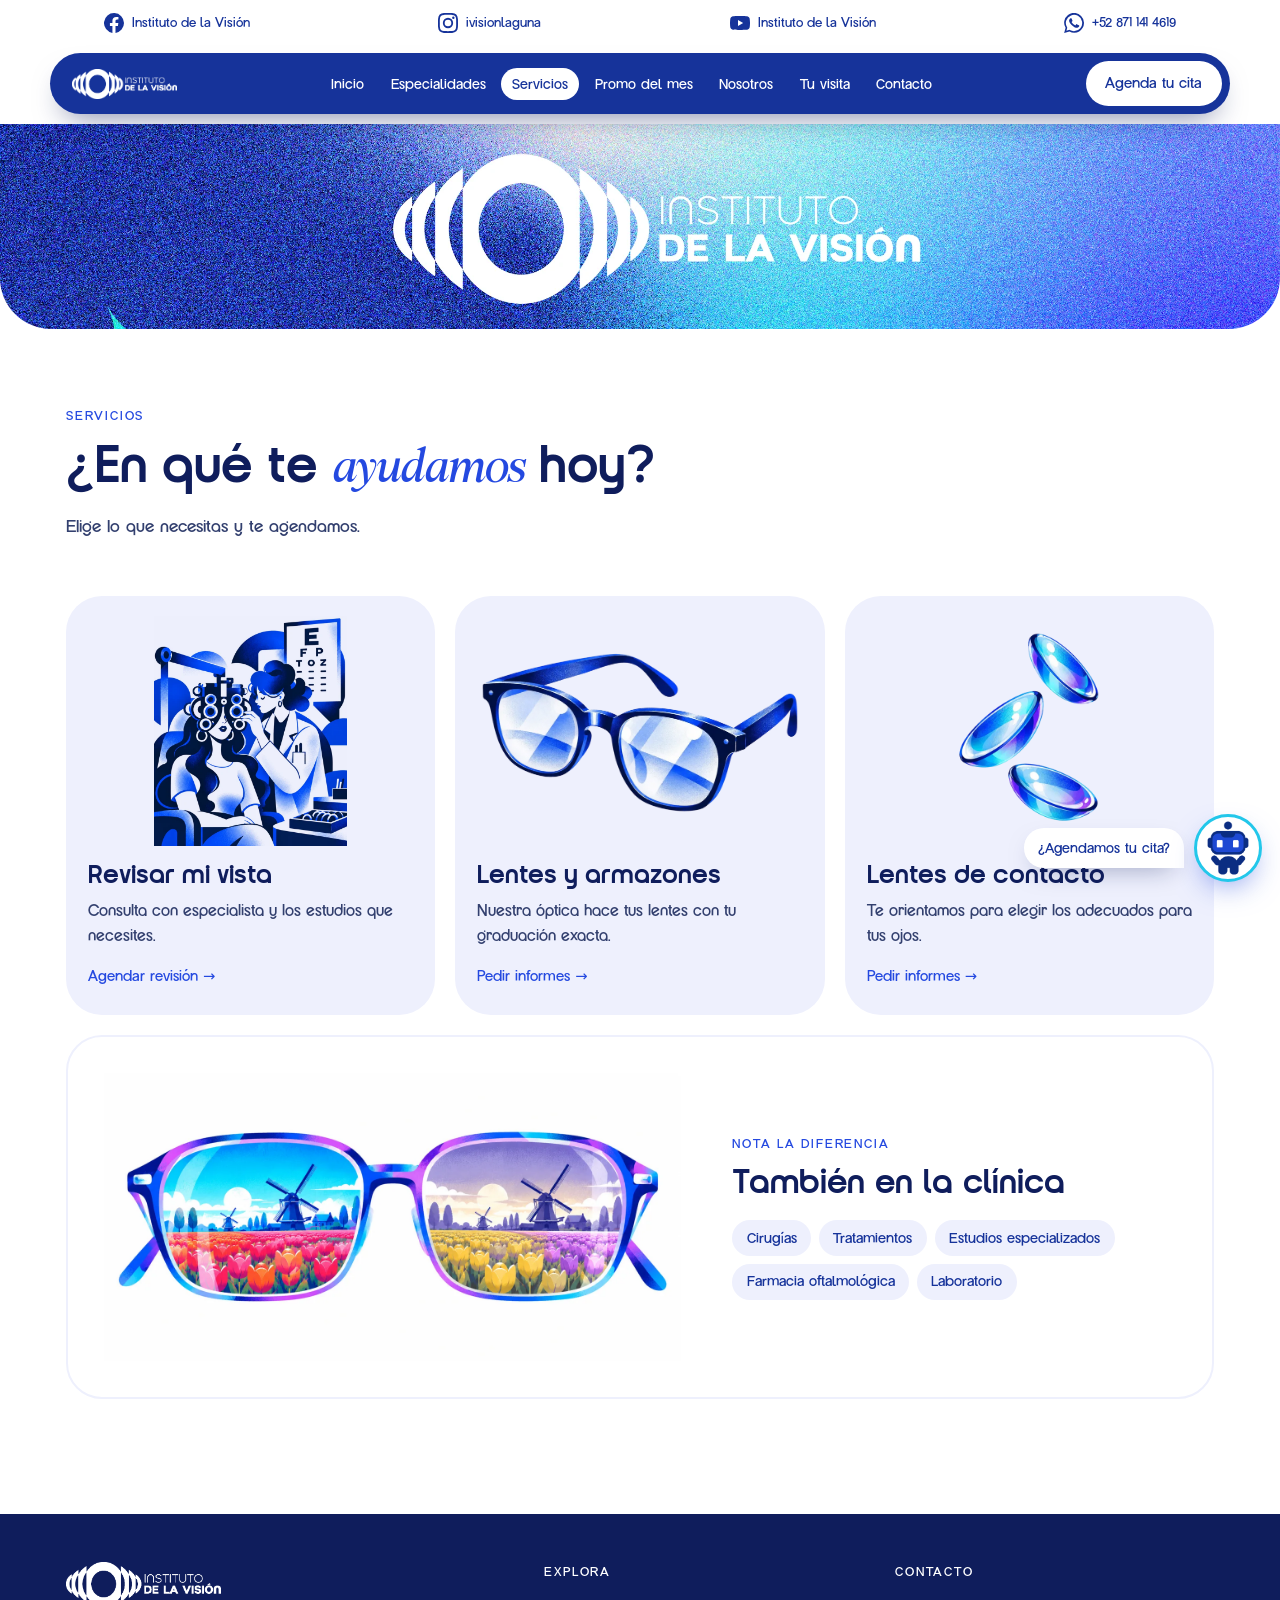
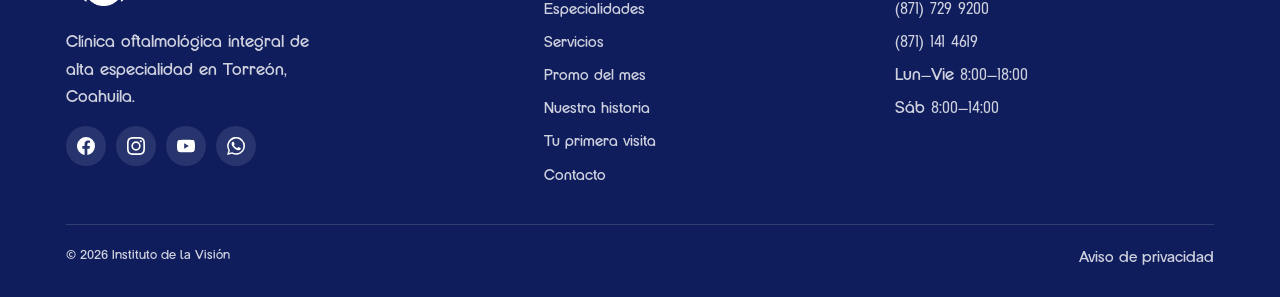
<file: instituto-vision/servicios.html>
<!doctype html>
<html lang="es">
<head>
  <meta charset="utf-8">
  <meta name="viewport" content="width=device-width, initial-scale=1, viewport-fit=cover">
  <title>Servicios · Instituto de la Visión</title>
  <meta name="description" content="Consulta, estudios, cirugías, óptica, farmacia oftalmológica y laboratorio en un solo lugar.">
  <link rel="preload" href="fonts/mogila.woff2" as="font" type="font/woff2" crossorigin>
  <link rel="stylesheet" href="css/estilos.css">
</head>
<body>

<!-- Íconos reutilizables (redes, WhatsApp, destello) -->
<svg width="0" height="0" style="position:absolute" aria-hidden="true">
  <defs>
    <linearGradient id="gs" x1="0" y1="0" x2="1" y2="1"><stop offset="0" stop-color="#22c7ea"/><stop offset=".55" stop-color="#2449e0"/><stop offset="1" stop-color="#d13ad6"/></linearGradient>
    <symbol id="spark" viewBox="0 0 24 24"><path fill="url(#gs)" d="M12 0c.8 6.4 5.6 11.2 12 12-6.4.8-11.2 5.6-12 12-.8-6.4-5.6-11.2-12-12C6.4 11.2 11.2 6.4 12 0z"/></symbol>
    <symbol id="i-fb" viewBox="0 0 24 24"><path d="M24 12a12 12 0 1 0-13.9 11.9v-8.4H7.1V12h3V9.4c0-3 1.8-4.7 4.5-4.7 1.3 0 2.7.2 2.7.2v2.9h-1.5c-1.5 0-2 .9-2 1.9V12h3.4l-.5 3.5h-2.9v8.4A12 12 0 0 0 24 12z"/></symbol>
    <symbol id="i-ig" viewBox="0 0 24 24"><path d="M12 2.2c3.2 0 3.6 0 4.8.1 3.3.1 4.8 1.7 4.9 4.9.1 1.3.1 1.6.1 4.8s0 3.6-.1 4.8c-.1 3.2-1.7 4.8-4.9 4.9-1.3.1-1.6.1-4.8.1s-3.6 0-4.8-.1c-3.3-.1-4.8-1.7-4.9-4.9C2.2 15.6 2.2 15.2 2.2 12s0-3.6.1-4.8C2.4 3.9 3.9 2.4 7.2 2.3 8.4 2.2 8.8 2.2 12 2.2zM12 0C8.7 0 8.3 0 7.1.1 2.7.3.3 2.7.1 7.1 0 8.3 0 8.7 0 12s0 3.7.1 4.9c.2 4.4 2.6 6.8 7 7 1.2.1 1.6.1 4.9.1s3.7 0 4.9-.1c4.4-.2 6.8-2.6 7-7 .1-1.2.1-1.6.1-4.9s0-3.7-.1-4.9c-.2-4.4-2.6-6.8-7-7C15.7 0 15.3 0 12 0zm0 5.8a6.2 6.2 0 1 0 0 12.4 6.2 6.2 0 0 0 0-12.4zM12 16a4 4 0 1 1 0-8 4 4 0 0 1 0 8zm6.4-11.8a1.4 1.4 0 1 0 0 2.9 1.4 1.4 0 0 0 0-2.9z"/></symbol>
    <symbol id="i-yt" viewBox="0 0 24 24"><path d="M23.5 6.2a3 3 0 0 0-2.1-2.1C19.5 3.6 12 3.6 12 3.6s-7.5 0-9.4.5A3 3 0 0 0 .5 6.2 31 31 0 0 0 0 12a31 31 0 0 0 .5 5.8 3 3 0 0 0 2.1 2.1c1.9.5 9.4.5 9.4.5s7.5 0 9.4-.5a3 3 0 0 0 2.1-2.1A31 31 0 0 0 24 12a31 31 0 0 0-.5-5.8zM9.6 15.6V8.4l6.2 3.6-6.2 3.6z"/></symbol>
    <symbol id="i-wa" viewBox="0 0 24 24"><path d="M17.5 14.4c-.3-.1-1.8-.9-2-1s-.5-.1-.7.1-.8 1-.9 1.2-.3.2-.6.1a8.2 8.2 0 0 1-4.1-3.6c-.3-.5.3-.5.9-1.6.1-.2 0-.4 0-.5l-.9-2.2c-.2-.6-.5-.5-.7-.5h-.6a1.1 1.1 0 0 0-.8.4 3.4 3.4 0 0 0-1 2.5 5.9 5.9 0 0 0 1.2 3.1 13.5 13.5 0 0 0 5.2 4.6c1.9.8 2.7.9 3.6.7a3.1 3.1 0 0 0 2-1.4 2.5 2.5 0 0 0 .2-1.4c-.1-.1-.3-.2-.6-.3zM12 21.8a9.9 9.9 0 0 1-5-1.4l-.4-.2-3.7 1 1-3.6-.2-.4A9.8 9.8 0 1 1 12 21.8zM20.5 3.5A11.8 11.8 0 0 0 1.9 17.8L.2 24l6.4-1.7A11.8 11.8 0 0 0 24 12a11.7 11.7 0 0 0-3.5-8.5z"/></symbol>
    <symbol id="i-pin" viewBox="0 0 24 24"><path d="M12 0a8 8 0 0 0-8 8c0 6 8 16 8 16s8-10 8-16a8 8 0 0 0-8-8zm0 11a3 3 0 1 1 0-6 3 3 0 0 1 0 6z"/></symbol>
  </defs>
</svg>

<!-- Barra de redes sociales -->
<div class="topbar">
  <ul>
    <li><a href="https://www.facebook.com/institutodelavisiontorreon" target="_blank" rel="noopener" aria-label="Facebook"><svg><use href="#i-fb"/></svg><span class="lbl">Instituto de la Visión</span></a></li>
    <li><a href="https://www.instagram.com/ivisionlaguna/" target="_blank" rel="noopener" aria-label="Instagram"><svg><use href="#i-ig"/></svg><span class="lbl">ivisionlaguna</span></a></li>
    <li><a href="https://www.youtube.com/channel/UCJSo8B7l-KWslcPu8kXS7fw" target="_blank" rel="noopener" aria-label="YouTube"><svg><use href="#i-yt"/></svg><span class="lbl">Instituto de la Visión</span></a></li>
    <li><a href="https://wa.me/528711414619?text=Hola%2C%20deseo%20agendar%20una%20cita" target="_blank" rel="noopener" aria-label="WhatsApp"><svg><use href="#i-wa"/></svg><span class="lbl">+52 871 141 4619</span></a></li>
  </ul>
</div>

<!-- Menú principal -->
<nav class="nav" id="nav" aria-label="Principal">
  <div class="nav-in">
    <a href="index.html" aria-label="Ir al inicio"><img src="img/logo-blanco.png" alt="Instituto de la Visión"></a>
    <ul class="nav-links" id="navLinks">
      <li><a href="index.html">Inicio</a></li>
      <li><a href="especialidades.html">Especialidades</a></li>
      <li><a href="servicios.html" aria-current="page">Servicios</a></li>
      <li><a href="promo.html">Promo del mes</a></li>
      <li><a href="nosotros.html">Nosotros</a></li>
      <li><a href="tu-visita.html">Tu visita</a></li>
      <li><a href="contacto.html">Contacto</a></li>
    </ul>
    <a class="btn btn-w" href="https://wa.me/528711414619?text=Hola%2C%20deseo%20agendar%20una%20cita" target="_blank" rel="noopener">Agenda tu cita</a>
    <button class="burger" id="burger" aria-label="Abrir menú" aria-expanded="false" aria-controls="navLinks"><svg viewBox="0 0 24 24" fill="none" stroke="currentColor" stroke-width="2" stroke-linecap="round"><path d="M4 7h16M4 12h16M4 17h16"/></svg></button>
  </div>
</nav>

<main id="contenido">
  <div class="pagehead" aria-hidden="true"></div>
  <section id="s-servicios" class="serv">
    <div class="wrap">
      <div class="head">
        <span class="eyebrow">Servicios</span>
        <h2>¿En qué te <em class="a">ayudamos</em> hoy?</h2>
        <p>Elige lo que necesitas y te agendamos.</p>
      </div>
      <div class="paths">
        <a class="path" href="https://wa.me/528711414619?text=Hola%2C%20quiero%20agendar%20una%20revisi%C3%B3n%20de%20la%20vista" target="_blank" rel="noopener">
          <span class="path-img"><img class="mul" src="img/revision.webp" alt="" loading="lazy"></span>
          <h3>Revisar mi vista</h3>
          <p>Consulta con especialista y los estudios que necesites.</p>
          <span class="go">Agendar revisión →</span>
        </a>
        <a class="path" href="https://wa.me/528711414619?text=Hola%2C%20quiero%20informes%20de%20lentes%20y%20armazones" target="_blank" rel="noopener">
          <span class="path-img"><img src="img/armazon.webp" alt="" loading="lazy"></span>
          <h3>Lentes y armazones</h3>
          <p>Nuestra óptica hace tus lentes con tu graduación exacta.</p>
          <span class="go">Pedir informes →</span>
        </a>
        <a class="path" href="https://wa.me/528711414619?text=Hola%2C%20quiero%20informes%20de%20lentes%20de%20contacto" target="_blank" rel="noopener">
          <span class="path-img"><img src="img/lentes-contacto.webp" alt="" loading="lazy"></span>
          <h3>Lentes de contacto</h3>
          <p>Te orientamos para elegir los adecuados para tus ojos.</p>
          <span class="go">Pedir informes →</span>
        </a>
      </div>
      <div class="diff">
        <img class="mul" src="img/diferencia.webp" alt="Unos lentes: de un lado los tulipanes se ven con color vivo y del otro apagados" loading="lazy">
        <div class="diff-txt">
          <span class="eyebrow">Nota la diferencia</span>
          <h3>También en la clínica</h3>
          <ul class="chips"><li>Cirugías</li><li>Tratamientos</li><li>Estudios especializados</li><li>Farmacia oftalmológica</li><li>Laboratorio</li></ul>
        </div>
      </div>
    </div>
  </section>
</main>

<!-- Pie de página -->
<footer class="foot">
  <div class="wrap">
    <div class="foot-grid">
      <div>
        <img src="img/logo-blanco.png" alt="Instituto de la Visión">
        <p style="margin-top:14px;max-width:34ch">Clínica oftalmológica integral de alta especialidad en Torreón, Coahuila.</p>
        <div class="social">
          <a href="https://www.facebook.com/institutodelavisiontorreon" target="_blank" rel="noopener" aria-label="Facebook"><svg><use href="#i-fb"/></svg></a>
          <a href="https://www.instagram.com/ivisionlaguna/" target="_blank" rel="noopener" aria-label="Instagram"><svg><use href="#i-ig"/></svg></a>
          <a href="https://www.youtube.com/channel/UCJSo8B7l-KWslcPu8kXS7fw" target="_blank" rel="noopener" aria-label="YouTube"><svg><use href="#i-yt"/></svg></a>
          <a href="https://wa.me/528711414619" target="_blank" rel="noopener" aria-label="WhatsApp"><svg><use href="#i-wa"/></svg></a>
        </div>
      </div>
      <div><h4>Explora</h4><ul><li><a href="especialidades.html">Especialidades</a></li><li><a href="servicios.html">Servicios</a></li><li><a href="promo.html">Promo del mes</a></li><li><a href="nosotros.html">Nuestra historia</a></li><li><a href="tu-visita.html">Tu primera visita</a></li><li><a href="contacto.html">Contacto</a></li></ul></div>
      <div><h4>Contacto</h4><ul><li>(871) 729 9200</li><li>(871) 141 4619</li><li>Lun–Vie 8:00–18:00</li><li>Sáb 8:00–14:00</li></ul></div>
    </div>
    <div class="legal"><span>© 2026 Instituto de la Visión</span><a href="#">Aviso de privacidad</a></div>
  </div>
</footer>

<!-- Botón flotante de Ivy (WhatsApp) -->
<a class="fab" href="https://wa.me/528711414619?text=Hola%20Ivy%2C%20quiero%20agendar%20una%20cita" target="_blank" rel="noopener" aria-label="Agenda tu cita por WhatsApp">
  <span class="bubble">¿Agendamos tu cita?</span>
  <span class="bot"><img src="img/ivy.png" alt=""></span>
</a>

<script src="js/main.js"></script>
</body>
</html>
</file>
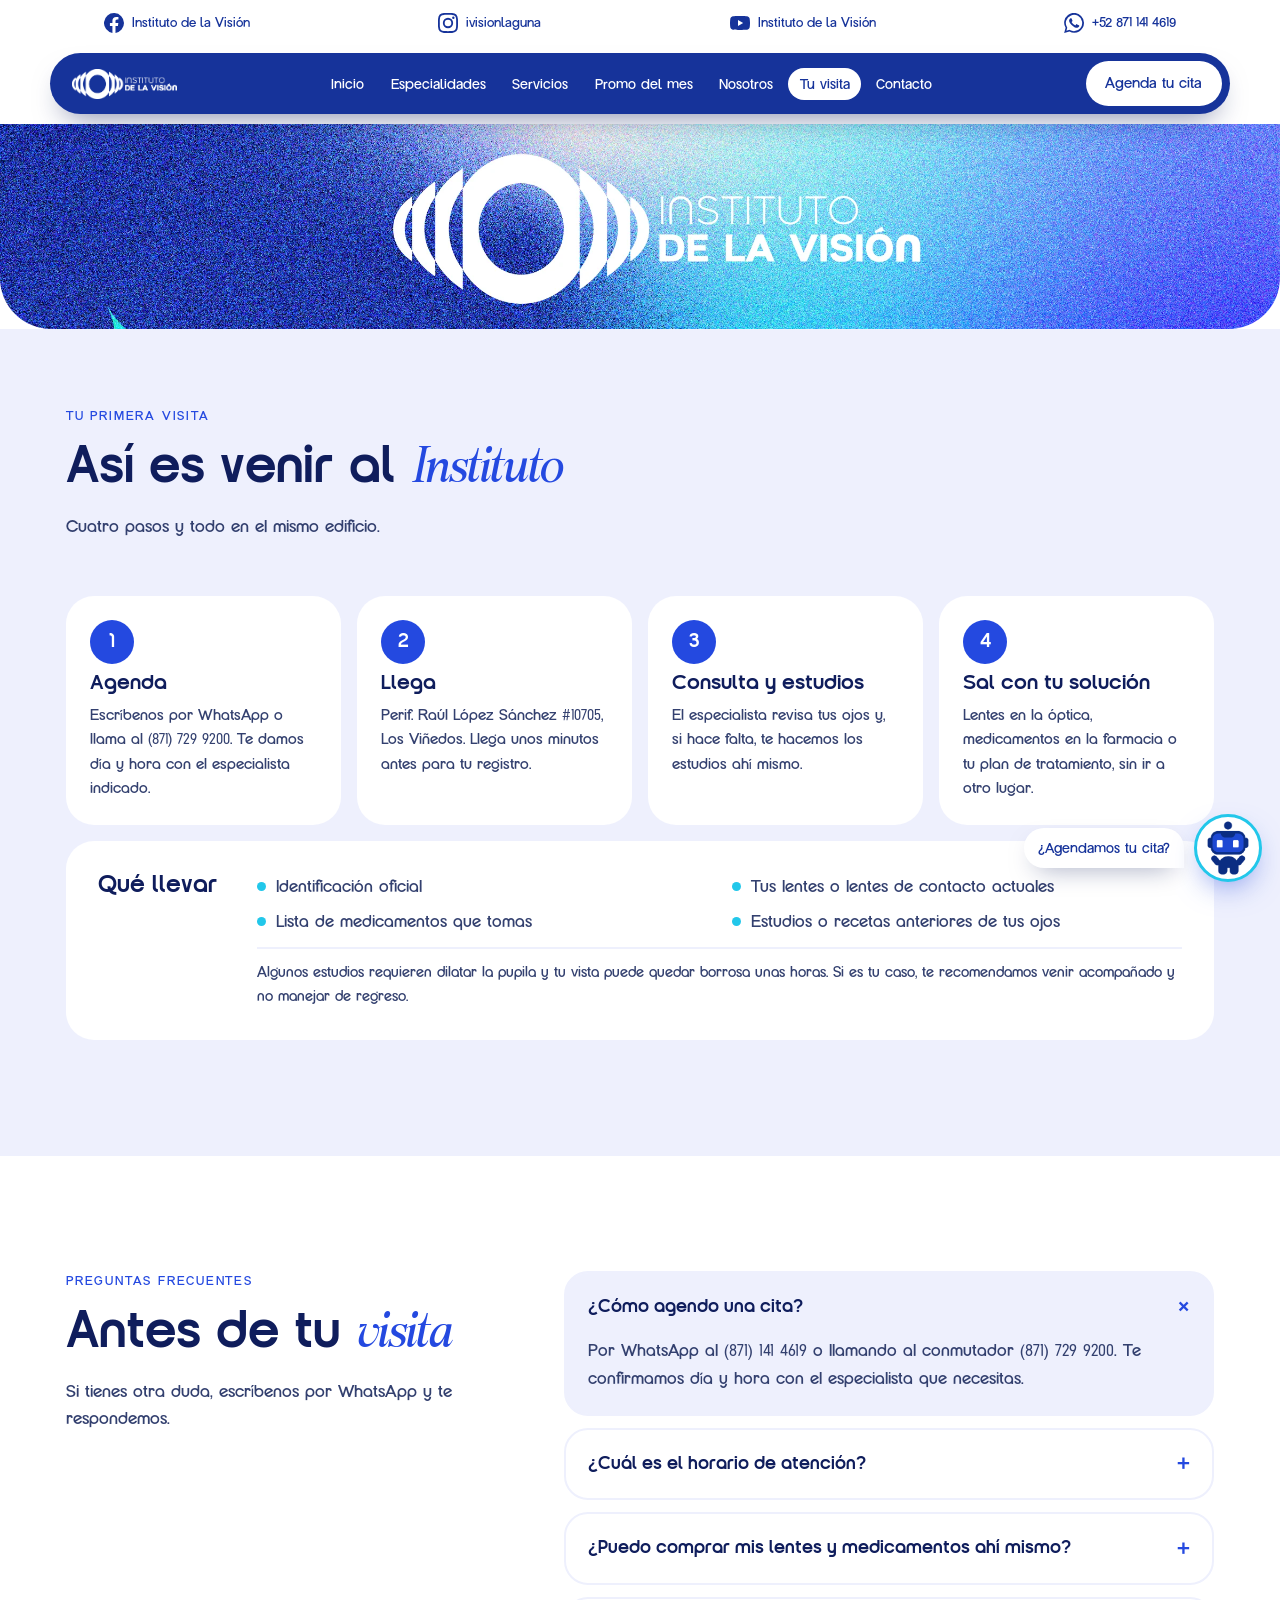
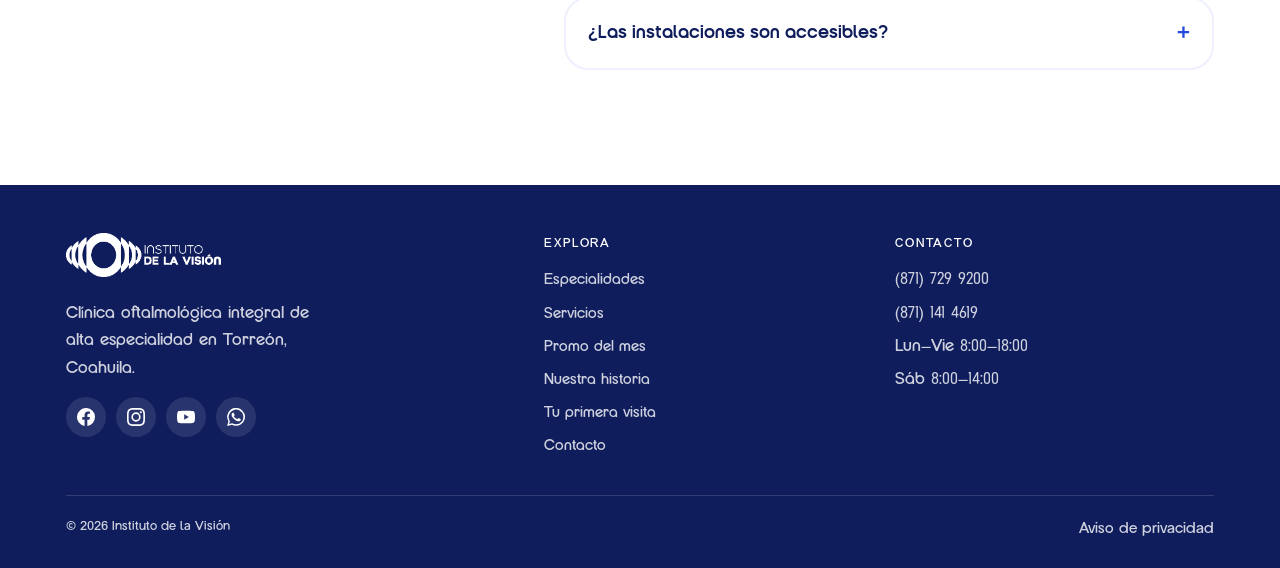
<file: instituto-vision/tu-visita.html>
<!doctype html>
<html lang="es">
<head>
  <meta charset="utf-8">
  <meta name="viewport" content="width=device-width, initial-scale=1, viewport-fit=cover">
  <title>Tu visita · Instituto de la Visión</title>
  <meta name="description" content="Cómo agendar, qué llevar y preguntas frecuentes para tu visita.">
  <link rel="preload" href="fonts/mogila.woff2" as="font" type="font/woff2" crossorigin>
  <link rel="stylesheet" href="css/estilos.css">
</head>
<body>

<!-- Íconos reutilizables (redes, WhatsApp, destello) -->
<svg width="0" height="0" style="position:absolute" aria-hidden="true">
  <defs>
    <linearGradient id="gs" x1="0" y1="0" x2="1" y2="1"><stop offset="0" stop-color="#22c7ea"/><stop offset=".55" stop-color="#2449e0"/><stop offset="1" stop-color="#d13ad6"/></linearGradient>
    <symbol id="spark" viewBox="0 0 24 24"><path fill="url(#gs)" d="M12 0c.8 6.4 5.6 11.2 12 12-6.4.8-11.2 5.6-12 12-.8-6.4-5.6-11.2-12-12C6.4 11.2 11.2 6.4 12 0z"/></symbol>
    <symbol id="i-fb" viewBox="0 0 24 24"><path d="M24 12a12 12 0 1 0-13.9 11.9v-8.4H7.1V12h3V9.4c0-3 1.8-4.7 4.5-4.7 1.3 0 2.7.2 2.7.2v2.9h-1.5c-1.5 0-2 .9-2 1.9V12h3.4l-.5 3.5h-2.9v8.4A12 12 0 0 0 24 12z"/></symbol>
    <symbol id="i-ig" viewBox="0 0 24 24"><path d="M12 2.2c3.2 0 3.6 0 4.8.1 3.3.1 4.8 1.7 4.9 4.9.1 1.3.1 1.6.1 4.8s0 3.6-.1 4.8c-.1 3.2-1.7 4.8-4.9 4.9-1.3.1-1.6.1-4.8.1s-3.6 0-4.8-.1c-3.3-.1-4.8-1.7-4.9-4.9C2.2 15.6 2.2 15.2 2.2 12s0-3.6.1-4.8C2.4 3.9 3.9 2.4 7.2 2.3 8.4 2.2 8.8 2.2 12 2.2zM12 0C8.7 0 8.3 0 7.1.1 2.7.3.3 2.7.1 7.1 0 8.3 0 8.7 0 12s0 3.7.1 4.9c.2 4.4 2.6 6.8 7 7 1.2.1 1.6.1 4.9.1s3.7 0 4.9-.1c4.4-.2 6.8-2.6 7-7 .1-1.2.1-1.6.1-4.9s0-3.7-.1-4.9c-.2-4.4-2.6-6.8-7-7C15.7 0 15.3 0 12 0zm0 5.8a6.2 6.2 0 1 0 0 12.4 6.2 6.2 0 0 0 0-12.4zM12 16a4 4 0 1 1 0-8 4 4 0 0 1 0 8zm6.4-11.8a1.4 1.4 0 1 0 0 2.9 1.4 1.4 0 0 0 0-2.9z"/></symbol>
    <symbol id="i-yt" viewBox="0 0 24 24"><path d="M23.5 6.2a3 3 0 0 0-2.1-2.1C19.5 3.6 12 3.6 12 3.6s-7.5 0-9.4.5A3 3 0 0 0 .5 6.2 31 31 0 0 0 0 12a31 31 0 0 0 .5 5.8 3 3 0 0 0 2.1 2.1c1.9.5 9.4.5 9.4.5s7.5 0 9.4-.5a3 3 0 0 0 2.1-2.1A31 31 0 0 0 24 12a31 31 0 0 0-.5-5.8zM9.6 15.6V8.4l6.2 3.6-6.2 3.6z"/></symbol>
    <symbol id="i-wa" viewBox="0 0 24 24"><path d="M17.5 14.4c-.3-.1-1.8-.9-2-1s-.5-.1-.7.1-.8 1-.9 1.2-.3.2-.6.1a8.2 8.2 0 0 1-4.1-3.6c-.3-.5.3-.5.9-1.6.1-.2 0-.4 0-.5l-.9-2.2c-.2-.6-.5-.5-.7-.5h-.6a1.1 1.1 0 0 0-.8.4 3.4 3.4 0 0 0-1 2.5 5.9 5.9 0 0 0 1.2 3.1 13.5 13.5 0 0 0 5.2 4.6c1.9.8 2.7.9 3.6.7a3.1 3.1 0 0 0 2-1.4 2.5 2.5 0 0 0 .2-1.4c-.1-.1-.3-.2-.6-.3zM12 21.8a9.9 9.9 0 0 1-5-1.4l-.4-.2-3.7 1 1-3.6-.2-.4A9.8 9.8 0 1 1 12 21.8zM20.5 3.5A11.8 11.8 0 0 0 1.9 17.8L.2 24l6.4-1.7A11.8 11.8 0 0 0 24 12a11.7 11.7 0 0 0-3.5-8.5z"/></symbol>
    <symbol id="i-pin" viewBox="0 0 24 24"><path d="M12 0a8 8 0 0 0-8 8c0 6 8 16 8 16s8-10 8-16a8 8 0 0 0-8-8zm0 11a3 3 0 1 1 0-6 3 3 0 0 1 0 6z"/></symbol>
  </defs>
</svg>

<!-- Barra de redes sociales -->
<div class="topbar">
  <ul>
    <li><a href="https://www.facebook.com/institutodelavisiontorreon" target="_blank" rel="noopener" aria-label="Facebook"><svg><use href="#i-fb"/></svg><span class="lbl">Instituto de la Visión</span></a></li>
    <li><a href="https://www.instagram.com/ivisionlaguna/" target="_blank" rel="noopener" aria-label="Instagram"><svg><use href="#i-ig"/></svg><span class="lbl">ivisionlaguna</span></a></li>
    <li><a href="https://www.youtube.com/channel/UCJSo8B7l-KWslcPu8kXS7fw" target="_blank" rel="noopener" aria-label="YouTube"><svg><use href="#i-yt"/></svg><span class="lbl">Instituto de la Visión</span></a></li>
    <li><a href="https://wa.me/528711414619?text=Hola%2C%20deseo%20agendar%20una%20cita" target="_blank" rel="noopener" aria-label="WhatsApp"><svg><use href="#i-wa"/></svg><span class="lbl">+52 871 141 4619</span></a></li>
  </ul>
</div>

<!-- Menú principal -->
<nav class="nav" id="nav" aria-label="Principal">
  <div class="nav-in">
    <a href="index.html" aria-label="Ir al inicio"><img src="img/logo-blanco.png" alt="Instituto de la Visión"></a>
    <ul class="nav-links" id="navLinks">
      <li><a href="index.html">Inicio</a></li>
      <li><a href="especialidades.html">Especialidades</a></li>
      <li><a href="servicios.html">Servicios</a></li>
      <li><a href="promo.html">Promo del mes</a></li>
      <li><a href="nosotros.html">Nosotros</a></li>
      <li><a href="tu-visita.html" aria-current="page">Tu visita</a></li>
      <li><a href="contacto.html">Contacto</a></li>
    </ul>
    <a class="btn btn-w" href="https://wa.me/528711414619?text=Hola%2C%20deseo%20agendar%20una%20cita" target="_blank" rel="noopener">Agenda tu cita</a>
    <button class="burger" id="burger" aria-label="Abrir menú" aria-expanded="false" aria-controls="navLinks"><svg viewBox="0 0 24 24" fill="none" stroke="currentColor" stroke-width="2" stroke-linecap="round"><path d="M4 7h16M4 12h16M4 17h16"/></svg></button>
  </div>
</nav>

<main id="contenido">
  <div class="pagehead" aria-hidden="true"></div>
  <section id="tu-visita" class="visita">
    <div class="wrap">
      <div class="head">
        <span class="eyebrow">Tu primera visita</span>
        <h2>Así es venir al <em class="a">Instituto</em></h2>
        <p>Cuatro pasos y todo en el mismo edificio.</p>
      </div>
      <ol class="pasos">
        <li><b>1</b><h3>Agenda</h3><p>Escríbenos por WhatsApp o llama al (871) 729 9200. Te damos día y hora con el especialista indicado.</p></li>
        <li><b>2</b><h3>Llega</h3><p>Perif. Raúl López Sánchez #10705, Los Viñedos. Llega unos minutos antes para tu registro.</p></li>
        <li><b>3</b><h3>Consulta y estudios</h3><p>El especialista revisa tus ojos y, si hace falta, te hacemos los estudios ahí mismo.</p></li>
        <li><b>4</b><h3>Sal con tu solución</h3><p>Lentes en la óptica, medicamentos en la farmacia o tu plan de tratamiento, sin ir a otro lugar.</p></li>
      </ol>
      <div class="llevar">
        <h3>Qué llevar</h3>
        <ul>
          <li>Identificación oficial</li>
          <li>Tus lentes o lentes de contacto actuales</li>
          <li>Lista de medicamentos que tomas</li>
          <li>Estudios o recetas anteriores de tus ojos</li>
        </ul>
        <p class="nota">Algunos estudios requieren dilatar la pupila y tu vista puede quedar borrosa unas horas. Si es tu caso, te recomendamos venir acompañado y no manejar de regreso.</p>
      </div>
    </div>
  </section>
  <section id="preguntas">
    <div class="wrap faq-grid">
      <div class="head">
        <span class="eyebrow">Preguntas frecuentes</span>
        <h2>Antes de tu <em class="a">visita</em></h2>
        <p>Si tienes otra duda, escríbenos por WhatsApp y te respondemos.</p>
      </div>
      <div class="faq-list">
        <details open><summary>¿Cómo agendo una cita?</summary><p>Por WhatsApp al (871) 141 4619 o llamando al conmutador (871) 729 9200. Te confirmamos día y hora con el especialista que necesitas.</p></details>
        <details><summary>¿Cuál es el horario de atención?</summary><p>De lunes a viernes de 8:00 a 18:00 h y los sábados de 8:00 a 14:00 h.</p></details>
        <details><summary>¿Puedo comprar mis lentes y medicamentos ahí mismo?</summary><p>Sí. Contamos con óptica, farmacia especializada en oftalmología y toma de muestras de laboratorio dentro de la clínica.</p></details>
        <details><summary>¿Las instalaciones son accesibles?</summary><p>Sí, contamos con rampa de acceso para sillas de ruedas.</p></details>
      </div>
    </div>
  </section>
</main>

<!-- Pie de página -->
<footer class="foot">
  <div class="wrap">
    <div class="foot-grid">
      <div>
        <img src="img/logo-blanco.png" alt="Instituto de la Visión">
        <p style="margin-top:14px;max-width:34ch">Clínica oftalmológica integral de alta especialidad en Torreón, Coahuila.</p>
        <div class="social">
          <a href="https://www.facebook.com/institutodelavisiontorreon" target="_blank" rel="noopener" aria-label="Facebook"><svg><use href="#i-fb"/></svg></a>
          <a href="https://www.instagram.com/ivisionlaguna/" target="_blank" rel="noopener" aria-label="Instagram"><svg><use href="#i-ig"/></svg></a>
          <a href="https://www.youtube.com/channel/UCJSo8B7l-KWslcPu8kXS7fw" target="_blank" rel="noopener" aria-label="YouTube"><svg><use href="#i-yt"/></svg></a>
          <a href="https://wa.me/528711414619" target="_blank" rel="noopener" aria-label="WhatsApp"><svg><use href="#i-wa"/></svg></a>
        </div>
      </div>
      <div><h4>Explora</h4><ul><li><a href="especialidades.html">Especialidades</a></li><li><a href="servicios.html">Servicios</a></li><li><a href="promo.html">Promo del mes</a></li><li><a href="nosotros.html">Nuestra historia</a></li><li><a href="tu-visita.html">Tu primera visita</a></li><li><a href="contacto.html">Contacto</a></li></ul></div>
      <div><h4>Contacto</h4><ul><li>(871) 729 9200</li><li>(871) 141 4619</li><li>Lun–Vie 8:00–18:00</li><li>Sáb 8:00–14:00</li></ul></div>
    </div>
    <div class="legal"><span>© 2026 Instituto de la Visión</span><a href="#">Aviso de privacidad</a></div>
  </div>
</footer>

<!-- Botón flotante de Ivy (WhatsApp) -->
<a class="fab" href="https://wa.me/528711414619?text=Hola%20Ivy%2C%20quiero%20agendar%20una%20cita" target="_blank" rel="noopener" aria-label="Agenda tu cita por WhatsApp">
  <span class="bubble">¿Agendamos tu cita?</span>
  <span class="bot"><img src="img/ivy.png" alt=""></span>
</a>

<script src="js/main.js"></script>
</body>
</html>
</file>
<file: instituto-vision/css/estilos.css>
/* Instituto de la Visión — hoja de estilos principal */
/* ===== Tipografías del proyecto ===== */
@font-face{font-family:'Mogila';src:url(../fonts/mogila.woff2) format('woff2');font-weight:400;font-display:swap}
@font-face{font-family:'Mogila';src:url(../fonts/mogila-light.woff2) format('woff2');font-weight:300;font-display:swap}
@font-face{font-family:'Swarsh';src:url(../fonts/swarsh-italic.woff2) format('woff2');font-style:italic;font-display:swap}
@font-face{font-family:'Hypodermic';src:url(../fonts/hypodermic.woff2) format('woff2');font-display:swap}
@font-face{font-family:'Goodspace';src:url(../fonts/goodspace.woff2) format('woff2');font-display:swap}
/* Reset básico */
html,body{margin:0}
img{max-width:100%}
[hidden]{display:none!important}
:root{padding-top:env(safe-area-inset-top,0px);padding-bottom:env(safe-area-inset-bottom,0px)}
/* Concepto: el arco blanco del diseño de Angye enmarca el mensaje; debajo, bloques con las formas redondeadas y el grano azul–cian–magenta de la identidad. Un solo look claro. */
:root{
  --navy:#16339a; --azul:#2449e0; --cian:#22c7ea; --magenta:#d13ad6;
  --lila:#eef0fd; --tinta:#0f1d5c; --texto:#33406f; --blanco:#ffffff;
  --display:'Mogila','Hypodermic',system-ui,sans-serif;
  --acento:'Swarsh',Georgia,serif;
  --cuerpo:'Goodspace','Hypodermic',system-ui,sans-serif;
  --ui:'Hypodermic','Goodspace',system-ui,sans-serif;
  --gut:max(16px,env(safe-area-inset-left,0px));
  --gutR:max(16px,env(safe-area-inset-right,0px));
  color-scheme:light;
}
*{box-sizing:border-box}
html{scroll-behavior:smooth}
body{background:var(--blanco);color:var(--texto);font-family:var(--cuerpo);font-size:17px;line-height:1.6;overflow-x:hidden}
body::before{content:"";position:fixed;inset:0 0 auto;height:env(safe-area-inset-top,0px);z-index:60;background:var(--blanco)}
a{color:inherit}
h1,h2,h3{font-family:var(--display);font-weight:400;color:var(--tinta);line-height:1.08;text-wrap:balance;margin:0}
em.a{font-family:var(--acento);font-style:italic;font-weight:400;color:var(--azul)}
p{margin:0}
:focus-visible{outline:3px solid var(--cian);outline-offset:3px;border-radius:8px}
.wrap{max-width:1180px;margin:0 auto;padding-left:var(--gut);padding-right:var(--gutR)}
.eyebrow{font-family:var(--ui);font-size:.8rem;letter-spacing:.14em;text-transform:uppercase;color:var(--azul)}

/* Botones */
.btn{display:inline-flex;align-items:center;gap:.55em;font-family:var(--ui);font-size:1rem;text-decoration:none;padding:.85em 1.5em;border-radius:999px;border:2px solid transparent;transition:transform .2s,background .2s,box-shadow .2s;cursor:pointer;white-space:nowrap}
.btn svg{width:1.15em;height:1.15em;flex:none}
.btn-p{background:var(--azul);color:var(--blanco);box-shadow:0 10px 24px -10px var(--azul)}
.btn-p:hover{background:var(--navy);transform:translateY(-2px)}
.btn-s{border-color:var(--azul);color:var(--azul);background:transparent}
.btn-s:hover{background:var(--lila)}
.btn-w{background:var(--blanco);color:var(--navy)}
.btn-w:hover{transform:translateY(-2px)}
.btn-o{border-color:rgba(255,255,255,.7);color:var(--blanco)}
.btn-o:hover{background:rgba(255,255,255,.12)}

/* Barra superior (como en el diseño) */
.topbar{background:var(--blanco);padding-left:var(--gut);padding-right:var(--gutR)}
.topbar ul{list-style:none;margin:0 auto;padding:12px 0;max-width:1400px;display:flex;justify-content:space-around;gap:12px}
.topbar a{display:flex;align-items:center;gap:8px;text-decoration:none;font-family:var(--ui);font-size:.82rem;color:var(--navy)}
.topbar svg{width:20px;height:20px;fill:var(--navy)}
.topbar a:hover{color:var(--azul)}

/* Nav fija que aparece al bajar */
.nav{position:sticky;top:env(safe-area-inset-top,0px);z-index:50;padding:8px var(--gutR) 10px var(--gut)}
.nav-in{max-width:1180px;margin:0 auto;display:flex;align-items:center;justify-content:space-between;gap:16px;background:var(--navy);border-radius:999px;padding:8px 8px 8px 22px;box-shadow:0 14px 30px -14px rgba(15,29,92,.6)}
.nav-in img{height:30px;width:auto;display:block}
.nav-links{display:flex;gap:4px;list-style:none;margin:0;padding:0}
.nav-links a{color:var(--blanco);text-decoration:none;font-family:var(--ui);font-size:.88rem;padding:.5em .8em;border-radius:999px;white-space:nowrap}
.nav-links a:hover{background:rgba(255,255,255,.14)}
.nav-links a[aria-current=page]{background:var(--blanco);color:var(--navy)}
.nav .btn{padding:.6em 1.2em;font-size:.92rem}
.burger{display:none;background:none;border:0;color:var(--blanco);padding:8px;cursor:pointer}
.burger svg{width:26px;height:26px}

/* HERO: el diseño original */
.hero{position:relative;max-width:1800px;margin:0 auto;aspect-ratio:1920/1824;background:url(../img/hero.webp) center top/100% auto no-repeat}
.hero-txt{position:absolute;top:21%;left:33.5%;width:35.5%;bottom:5%;display:flex;flex-direction:column;justify-content:center;align-items:center;text-align:center;gap:clamp(14px,1.8vw,30px)}
.hero h1{font-size:clamp(2.2rem,4.3vw,4.9rem)}
.hero h1 em.a{display:block;font-size:1.12em;line-height:1;background:linear-gradient(90deg,var(--azul),var(--magenta));-webkit-background-clip:text;background-clip:text;color:transparent;padding:.06em .1em}
.hero .lead{font-size:clamp(1rem,1.2vw,1.2rem);max-width:30em}
.hero-cta{display:flex;flex-wrap:wrap;gap:12px;justify-content:center}
.stats{display:grid;grid-template-columns:repeat(2,1fr);gap:10px;width:100%;margin-top:clamp(4px,1vw,16px)}
.stat{background:var(--lila);border-radius:22px;padding:clamp(12px,1.2vw,20px) 10px}
.stat b{display:block;font-family:var(--display);font-weight:400;font-size:clamp(1.6rem,2.4vw,2.6rem);color:var(--navy);line-height:1;font-variant-numeric:tabular-nums}
.stat span{font-family:var(--ui);font-size:clamp(.72rem,.8vw,.86rem);color:var(--texto)}
.sr{position:absolute;width:1px;height:1px;overflow:hidden;clip:rect(0 0 0 0)}

/* Secciones */
section{padding-block:clamp(64px,9vw,120px)}
.head{display:grid;gap:14px;max-width:720px;margin-bottom:clamp(32px,5vw,56px)}
.head h2{font-size:clamp(2rem,4vw,3.4rem)}
.head p{font-size:1.08rem}
.spark{width:22px;height:22px;flex:none}

/* Síntomas */
.sint-grid{display:grid;grid-template-columns:repeat(3,minmax(0,1fr));gap:18px}
.sint{background:var(--lila);border-radius:28px;padding:24px 64px 24px 26px;display:flex;flex-direction:column;gap:6px;text-decoration:none;position:relative;transition:transform .25s,box-shadow .25s,background .25s}
.sint .arr{position:absolute;right:22px;top:50%;width:26px;height:26px;margin-top:-13px;color:var(--azul);transition:transform .25s}
.sint:hover .arr{transform:translateX(4px);color:var(--magenta)}
.sint:hover{transform:translateY(-4px);box-shadow:0 20px 40px -24px var(--azul)}
.sint h3{font-size:1.32rem;line-height:1.2}
.sint .esp{font-family:var(--acento);font-style:italic;font-size:1.3rem;color:var(--azul);line-height:1.2}
.sint p{font-size:.98rem;flex:1}
.sint a{font-family:var(--ui);font-size:.9rem;color:var(--navy);text-decoration:none;display:inline-flex;gap:.4em;align-items:center;margin-top:6px}
.sint a:hover{color:var(--magenta)}
.sint-top{display:flex;justify-content:space-between;align-items:flex-start;gap:10px}

/* Especialidades */
.esp-grid{display:grid;grid-template-columns:repeat(4,minmax(0,1fr));gap:16px}
.esp-card{background:var(--lila);border-radius:30px;padding:24px 22px;display:flex;flex-direction:column;gap:10px;transition:transform .25s,box-shadow .25s}
.esp-card:hover{transform:translateY(-4px);box-shadow:0 22px 40px -26px var(--azul)}
.esp-q{font-family:var(--acento);font-style:italic;font-size:1.18rem;line-height:1.25;color:var(--azul)}
.esp-card h3{font-size:1.32rem;line-height:1.15}
.esp-r{font-size:.95rem;flex:1}
.esp-mas{align-self:flex-start;margin-top:6px;display:inline-flex;align-items:center;gap:.45em;background:var(--blanco);border:0;border-radius:999px;padding:.6em 1.1em;font-family:var(--ui);font-size:.9rem;color:var(--navy);cursor:pointer;transition:background .2s,color .2s}
.esp-mas svg{width:1.1em;height:1.1em}
.esp-mas:hover{background:var(--azul);color:var(--blanco)}
.esp-ayuda{background:linear-gradient(160deg,rgba(15,29,92,.85),rgba(15,29,92,.45)),var(--navy) url(../img/fondo.webp) center/cover;color:var(--blanco)}
.esp-ayuda .esp-q{color:#9fe9fb}
.esp-ayuda h3{color:var(--blanco)}
.esp-ayuda .esp-r{color:rgba(255,255,255,.9)}
.esp-ayuda .btn{align-self:flex-start;padding:.6em 1.2em;font-size:.9rem}
.esp-dlg{border:0;padding:0;border-radius:36px;width:min(760px,calc(100vw - 32px));max-height:calc(100dvh - 48px);display:none;flex-direction:column;overflow:hidden;color:var(--texto);background:var(--blanco);box-shadow:0 40px 80px -30px rgba(15,29,92,.6)}
.esp-dlg[open]{display:flex;animation:abre .3s ease}
@keyframes abre{from{opacity:0;transform:translateY(16px) scale(.98)}}
.esp-dlg::backdrop{background:rgba(15,29,92,.55);backdrop-filter:blur(4px)}
.dlg-head{position:relative;padding:34px 72px 28px 34px;background:linear-gradient(90deg,rgba(15,29,92,.82),rgba(15,29,92,.35)),var(--navy) url(../img/fondo.webp) center/cover;color:var(--blanco);display:grid;gap:6px}
.dlg-q{font-family:var(--acento);font-style:italic;font-size:1.3rem;color:#9fe9fb}
.dlg-t{color:var(--blanco);font-size:clamp(1.9rem,4vw,2.6rem)}
.dlg-head .dlg-x{position:absolute;top:18px;right:18px;width:42px;height:42px;border-radius:50%;border:0;background:rgba(255,255,255,.16);color:var(--blanco);display:grid;place-items:center;cursor:pointer}
.dlg-head .dlg-x svg{width:20px;height:20px}
.dlg-head .dlg-x:hover{background:rgba(255,255,255,.3)}
.dlg-body{padding:28px 34px;overflow:auto;display:grid;gap:12px}
.dlg-body h4{font-family:var(--ui);font-weight:400;font-size:.78rem;letter-spacing:.14em;text-transform:uppercase;color:var(--azul);margin:8px 0 0}
.dlg-que{font-size:1.04rem;max-width:62ch}
.dlg-bloques{display:grid;gap:14px}
.dlg-b ul{list-style:none;margin:8px 0 0;padding:0;display:flex;flex-wrap:wrap;gap:8px}
.dlg-b li{background:var(--lila);color:var(--navy);border-radius:999px;padding:.45em 1em;font-size:.92rem}
.dlg-foot{padding:18px 34px 26px;display:flex;flex-wrap:wrap;gap:10px;border-top:2px solid var(--lila)}

/* Servicios: tres caminos claros */
.paths{display:grid;grid-template-columns:repeat(3,minmax(0,1fr));gap:20px}
.path{background:var(--lila);border-radius:36px;padding:20px 22px 26px;display:flex;flex-direction:column;gap:8px;text-decoration:none;transition:transform .25s,box-shadow .25s}
.serv{padding-top:0}
.path:hover{transform:translateY(-6px);box-shadow:0 24px 44px -26px var(--azul)}
.path-img{height:230px;display:grid;place-items:center;margin-bottom:8px}
.path-img{overflow:hidden}
.path-img img{width:100%;height:230px;object-fit:contain;transition:transform .35s}
.path:hover .path-img img{transform:scale(1.05) rotate(-2deg)}
.mul{mix-blend-mode:multiply}
.path h3{font-size:1.6rem}
.path p{font-size:1rem}
.go{font-family:var(--ui);font-size:.92rem;color:var(--azul);margin-top:auto;padding-top:8px}
.path:hover .go{color:var(--magenta)}
.diff{margin-top:20px;display:grid;grid-template-columns:1.3fr 1fr;align-items:center;gap:clamp(20px,4vw,56px);border:2px solid var(--lila);border-radius:36px;padding:clamp(16px,3vw,36px)}
.diff img{width:100%;height:auto;display:block}
.diff-txt{display:grid;gap:12px;min-width:0}
.diff-txt h3{font-size:clamp(1.6rem,2.6vw,2.2rem)}
.chips{list-style:none;margin:6px 0 0;padding:0;display:flex;flex-wrap:wrap;gap:8px}
.chips li{font-family:var(--ui);font-size:.9rem;color:var(--navy);background:var(--lila);border-radius:999px;padding:.45em 1em}

/* Historia */
.hist-grid{display:grid;grid-template-columns:.9fr 1.1fr;gap:clamp(28px,5vw,80px);align-items:center}
.hist-year{display:grid;justify-items:start;gap:4px}
.yr{font-family:var(--display);font-size:clamp(6rem,17vw,15rem);line-height:.85;letter-spacing:-.02em;background:var(--azul) url(../img/fondo.webp) center/cover;-webkit-background-clip:text;background-clip:text;color:transparent}
.dia{font-family:var(--acento);font-style:italic;font-size:clamp(1.6rem,3vw,2.6rem);color:var(--azul);padding-left:.2em}
.hist-txt{display:grid;gap:16px;min-width:0;max-width:60ch}
.hist-txt h2{font-size:clamp(2rem,4vw,3.4rem)}
.firma{font-family:var(--display);color:var(--navy);font-size:1.15rem}
.hist{padding-bottom:0;padding-top:clamp(40px,6vw,80px)}

/* Ivy */
.ivy-grid{display:grid;grid-template-columns:1.05fr 1fr;gap:clamp(28px,5vw,72px);align-items:center}
.ivy-img{border-radius:40px;overflow:hidden;aspect-ratio:1400/1312;max-width:100%}
.ivy-img img{width:100%;height:100%;object-fit:cover;display:block}
.ivy-txt{display:grid;gap:18px;min-width:0}
.ivy-txt h2{font-size:clamp(2.2rem,4.4vw,3.8rem)}
.burbuja{background:var(--lila);border-radius:28px 28px 28px 6px;padding:20px 24px;font-size:1.05rem;color:var(--tinta)}

/* Testimonios */
.test{background:var(--lila)}
.test-grid{display:grid;grid-template-columns:repeat(4,minmax(0,1fr));gap:16px}
.quote{margin:0;background:var(--blanco);border-radius:28px;padding:26px 24px;display:flex;flex-direction:column;gap:18px}
.quote p{font-family:var(--acento);font-style:italic;font-size:1.22rem;line-height:1.35;color:var(--tinta);flex:1}
.quote footer{font-family:var(--ui);font-size:.88rem;color:var(--azul)}
.quote footer span{display:block;color:var(--texto);font-size:.8rem}

/* Páginas */
.view{animation:entra .35s ease}
@keyframes entra{from{opacity:.4;transform:translateY(8px)}}
.pagehead{max-width:1800px;margin:0 auto;height:clamp(120px,16vw,230px);background:url(../img/hero-m.webp) center/cover;border-radius:0 0 clamp(28px,4vw,56px) clamp(28px,4vw,56px)}
.view>section:first-of-type,.pagehead+section{padding-top:clamp(48px,6vw,80px)}
.atajos{padding-block:clamp(56px,7vw,96px) 0}
.tiles{display:grid;grid-template-columns:repeat(3,minmax(0,1fr));gap:20px}
.tile{background:var(--lila);border-radius:36px;padding:20px 22px 26px;display:flex;flex-direction:column;gap:8px;text-decoration:none;transition:transform .25s,box-shadow .25s}
.tile:hover{transform:translateY(-6px);box-shadow:0 24px 44px -26px var(--azul)}
.tile-img{height:200px;display:grid;place-items:center;overflow:hidden;margin-bottom:6px}
.tile-img img{width:100%;height:200px;object-fit:contain}
.tile h3{font-size:1.6rem}
.tile p{font-size:1rem}
.test{margin-top:clamp(56px,7vw,96px)}
#v-inicio .visit{padding-top:clamp(56px,7vw,96px)}

/* Promo del mes */
.promo{padding-block:clamp(40px,6vw,72px) 0}
.promo-card{position:relative;overflow:hidden;border-radius:clamp(28px,5vw,56px);background:linear-gradient(90deg,rgba(15,29,92,.9),rgba(15,29,92,.55) 60%,rgba(15,29,92,.1)),var(--navy) url(../img/fondo.webp) center/cover;color:var(--blanco);padding:clamp(28px,5vw,60px);display:grid;grid-template-columns:1fr auto;gap:24px;align-items:center}
.promo-txt{position:relative;display:grid;gap:14px;justify-items:start;max-width:560px;min-width:0}
.promo-tag{font-family:var(--ui);font-size:.82rem;letter-spacing:.12em;text-transform:uppercase;background:var(--magenta);color:var(--blanco);padding:.45em 1em;border-radius:999px}
.promo h2{color:var(--blanco);font-size:clamp(2.2rem,5vw,4rem)}
.promo-txt p{color:rgba(255,255,255,.92);font-size:1.08rem}
.promo-meta{display:flex;flex-wrap:wrap;gap:10px 18px;align-items:baseline}
.precio{font-family:var(--display);font-size:clamp(2rem,4vw,3rem);color:var(--blanco)}
.vig{font-family:var(--ui);font-size:.9rem;color:var(--cian)}
.promo-cta{display:flex;flex-wrap:wrap;gap:10px;margin-top:6px}
.promo-ivy{width:clamp(120px,18vw,230px);height:auto;animation:float 4s ease-in-out infinite;filter:drop-shadow(0 18px 24px rgba(15,29,92,.45))}

/* Tu visita */
.visita{background:var(--lila)}
.pasos{list-style:none;margin:0;padding:0;display:grid;grid-template-columns:repeat(4,minmax(0,1fr));gap:16px}
.pasos li{background:var(--blanco);border-radius:28px;padding:24px;display:grid;gap:8px;align-content:start}
.pasos b{width:44px;height:44px;border-radius:50%;display:grid;place-items:center;background:var(--azul);color:var(--blanco);font-family:var(--display);font-weight:400;font-size:1.2rem}
.pasos h3{font-size:1.3rem}
.pasos p{font-size:.96rem}
.llevar{margin-top:16px;background:var(--blanco);border-radius:28px;padding:clamp(22px,3vw,32px);display:grid;grid-template-columns:auto 1fr;gap:12px 40px;align-items:start}
.llevar h3{font-size:1.5rem;grid-row:span 2}
.llevar ul{list-style:none;margin:0;padding:0;display:grid;grid-template-columns:repeat(2,minmax(0,1fr));gap:8px 24px}
.llevar li{display:flex;gap:10px;align-items:baseline}
.llevar li::before{content:"";width:9px;height:9px;border-radius:50%;background:var(--cian);flex:none;transform:translateY(-1px)}
.nota{font-size:.92rem;color:var(--texto);border-top:2px solid var(--lila);padding-top:12px}

/* FAQ */
.faq-grid{display:grid;grid-template-columns:.8fr 1.2fr;gap:clamp(28px,5vw,72px);align-items:start}
.faq-list{display:grid;gap:12px;min-width:0}
details{border:2px solid var(--lila);border-radius:24px;padding:4px 22px;transition:background .2s}
details[open]{background:var(--lila)}
summary{cursor:pointer;list-style:none;font-family:var(--display);font-size:1.12rem;color:var(--tinta);padding:16px 30px 16px 0;position:relative}
summary::-webkit-details-marker{display:none}
summary::after{content:"+";position:absolute;right:0;top:50%;transform:translateY(-50%);font-family:var(--ui);font-size:1.5rem;color:var(--azul);transition:transform .2s}
details[open] summary::after{transform:translateY(-50%) rotate(45deg)}
details p{padding-bottom:18px}

/* Visítanos */
.visit{padding-block:0 clamp(64px,9vw,120px)}
.visit-card{background:linear-gradient(135deg,var(--navy),var(--azul) 70%,#3a7fe8);color:var(--blanco);border-radius:clamp(28px,5vw,56px);padding:clamp(32px,5vw,64px);display:grid;grid-template-columns:1.1fr 1fr;gap:clamp(28px,4vw,56px);position:relative;overflow:hidden}
.visit-card h2{color:var(--blanco);font-size:clamp(2.2rem,4.4vw,3.8rem)}
.visit-card .eyebrow{color:var(--cian)}
.visit-l{display:grid;gap:18px;align-content:start;position:relative;z-index:1}
.visit-l .row{display:flex;flex-wrap:wrap;gap:12px;margin-top:8px}
.datos{display:grid;gap:14px;position:relative;z-index:1;min-width:0}
.dato{background:rgba(255,255,255,.1);border:1px solid rgba(255,255,255,.2);border-radius:22px;padding:18px 20px;display:grid;gap:4px}
.dato .eyebrow{font-size:.72rem}
.dato p,.dato a{font-size:1.02rem;color:var(--blanco);user-select:text}
.tels{display:flex;flex-wrap:wrap;gap:6px 18px;font-variant-numeric:tabular-nums}
.tels a{text-decoration:none;border-bottom:1px dashed rgba(255,255,255,.5)}
.visit-card .ivy-peek{position:absolute;right:-30px;bottom:-60px;width:220px;opacity:.16;pointer-events:none}

/* Footer */
.foot{background:var(--tinta);color:rgba(255,255,255,.8);padding-block:48px calc(28px + env(safe-area-inset-bottom,0px))}
.foot-grid{display:grid;grid-template-columns:1.4fr 1fr 1fr;gap:32px}
.foot img{height:44px;width:auto}
.foot h4{font-family:var(--ui);font-weight:400;color:var(--blanco);font-size:.8rem;letter-spacing:.14em;text-transform:uppercase;margin:0 0 12px}
.foot ul{list-style:none;margin:0;padding:0;display:grid;gap:6px}
.foot a{text-decoration:none;font-size:.95rem}
.foot a:hover{color:var(--cian)}
.social{display:flex;gap:10px;margin-top:16px}
.social a{width:40px;height:40px;border-radius:50%;background:rgba(255,255,255,.1);display:grid;place-items:center}
.social a:hover{background:var(--azul)}
.social svg{width:18px;height:18px;fill:var(--blanco)}
.legal{border-top:1px solid rgba(255,255,255,.14);margin-top:36px;padding-top:20px;display:flex;flex-wrap:wrap;justify-content:space-between;gap:10px;font-family:var(--ui);font-size:.8rem}

/* Ivy flotante */
.fab{position:fixed;right:calc(18px + env(safe-area-inset-right,0px));bottom:calc(18px + env(safe-area-inset-bottom,0px));z-index:40;display:flex;align-items:center;gap:10px;text-decoration:none}
.fab .bubble{background:var(--blanco);color:var(--navy);font-family:var(--ui);font-size:.88rem;padding:.6em 1em;border-radius:999px 999px 6px 999px;box-shadow:0 10px 26px -12px rgba(15,29,92,.5);transition:opacity .25s,transform .25s}
.fab .bot{width:68px;height:68px;border-radius:50%;background:var(--blanco);display:grid;place-items:center;box-shadow:0 12px 30px -10px rgba(36,73,224,.6);border:3px solid var(--cian);animation:float 3.4s ease-in-out infinite}
.fab .bot img{width:44px;height:auto}
.fab:hover .bot{border-color:var(--magenta)}
@keyframes float{50%{transform:translateY(-6px)}}

/* Responsive */
@media (max-width:1100px){
  .esp-grid{grid-template-columns:repeat(3,minmax(0,1fr))}
  .nav-links.open{display:flex;position:absolute;top:calc(100% + 8px);left:0;right:0;flex-direction:column;background:var(--navy);border-radius:28px;padding:12px;box-shadow:0 20px 40px -20px rgba(15,29,92,.6)}
  .nav-in{position:relative}
  .tiles{grid-template-columns:1fr}
  .tile{display:grid;grid-template-columns:140px 1fr;column-gap:18px;align-items:center}
  .tile-img{grid-row:span 3;height:130px;margin:0}
  .tile-img img{height:130px}
  .pasos{grid-template-columns:repeat(2,minmax(0,1fr))}
  .sint-grid{grid-template-columns:repeat(2,minmax(0,1fr))}
  .test-grid{grid-template-columns:repeat(2,minmax(0,1fr))}
  .nav-links{display:none}
  .burger{display:block}
}
@media (max-width:860px){
  .esp-grid{grid-template-columns:repeat(2,minmax(0,1fr))}
  .dlg-head{padding:28px 64px 22px 22px}
.dlg-body{padding:22px}
.dlg-foot{padding:16px 22px 22px}
  .promo-card{grid-template-columns:1fr}
  .promo-ivy{position:absolute;right:-10px;bottom:-20px;width:120px;opacity:.9}
    .llevar{grid-template-columns:1fr}
  .llevar h3{grid-row:auto}
  .llevar ul{grid-template-columns:1fr}
  .hero{aspect-ratio:auto;background:none}
  .hero::before{content:"";display:block;height:clamp(130px,30vw,220px);background:url(../img/hero-m.webp) center/cover;border-radius:0 0 36px 36px}
  .hero-txt{position:static;width:auto;padding:36px var(--gutR) 24px var(--gut)}
  .hero h1{font-size:clamp(2.2rem,9vw,3.2rem)}
  .burger{display:block}
  .x{position:absolute;top:calc(100% + 8px);left:var(--gut);right:var(--gutR);flex-direction:column;background:var(--navy);border-radius:28px;padding:12px}
  .nav-in{position:relative}
  .nav .btn{display:none}
  .ivy-grid,.faq-grid,.visit-card,.diff,.hist-grid{grid-template-columns:1fr}
  .paths{grid-template-columns:1fr}
  .path{display:grid;grid-template-columns:120px 1fr;column-gap:16px;align-items:center}
  .path-img{height:120px;grid-row:span 3;margin:0}
  .path-img img{height:120px}
  .path h3{font-size:1.35rem}
  .foot-grid{grid-template-columns:1fr 1fr}
  .foot-grid>div:first-child{grid-column:1/-1}
  .topbar .lbl{display:none}
  .topbar svg{width:22px;height:22px}
}
@media (max-width:560px){
  .esp-grid{grid-template-columns:1fr}
  .sint-grid,.test-grid,.pasos{grid-template-columns:1fr}
  .promo-txt{padding-bottom:70px}
  .fab .bubble{display:none}
  .stats{grid-template-columns:repeat(2,1fr)}
}
@media (prefers-reduced-motion:reduce){*{transition:none!important;animation:none!important}
html{scroll-behavior:auto}}
</file>
